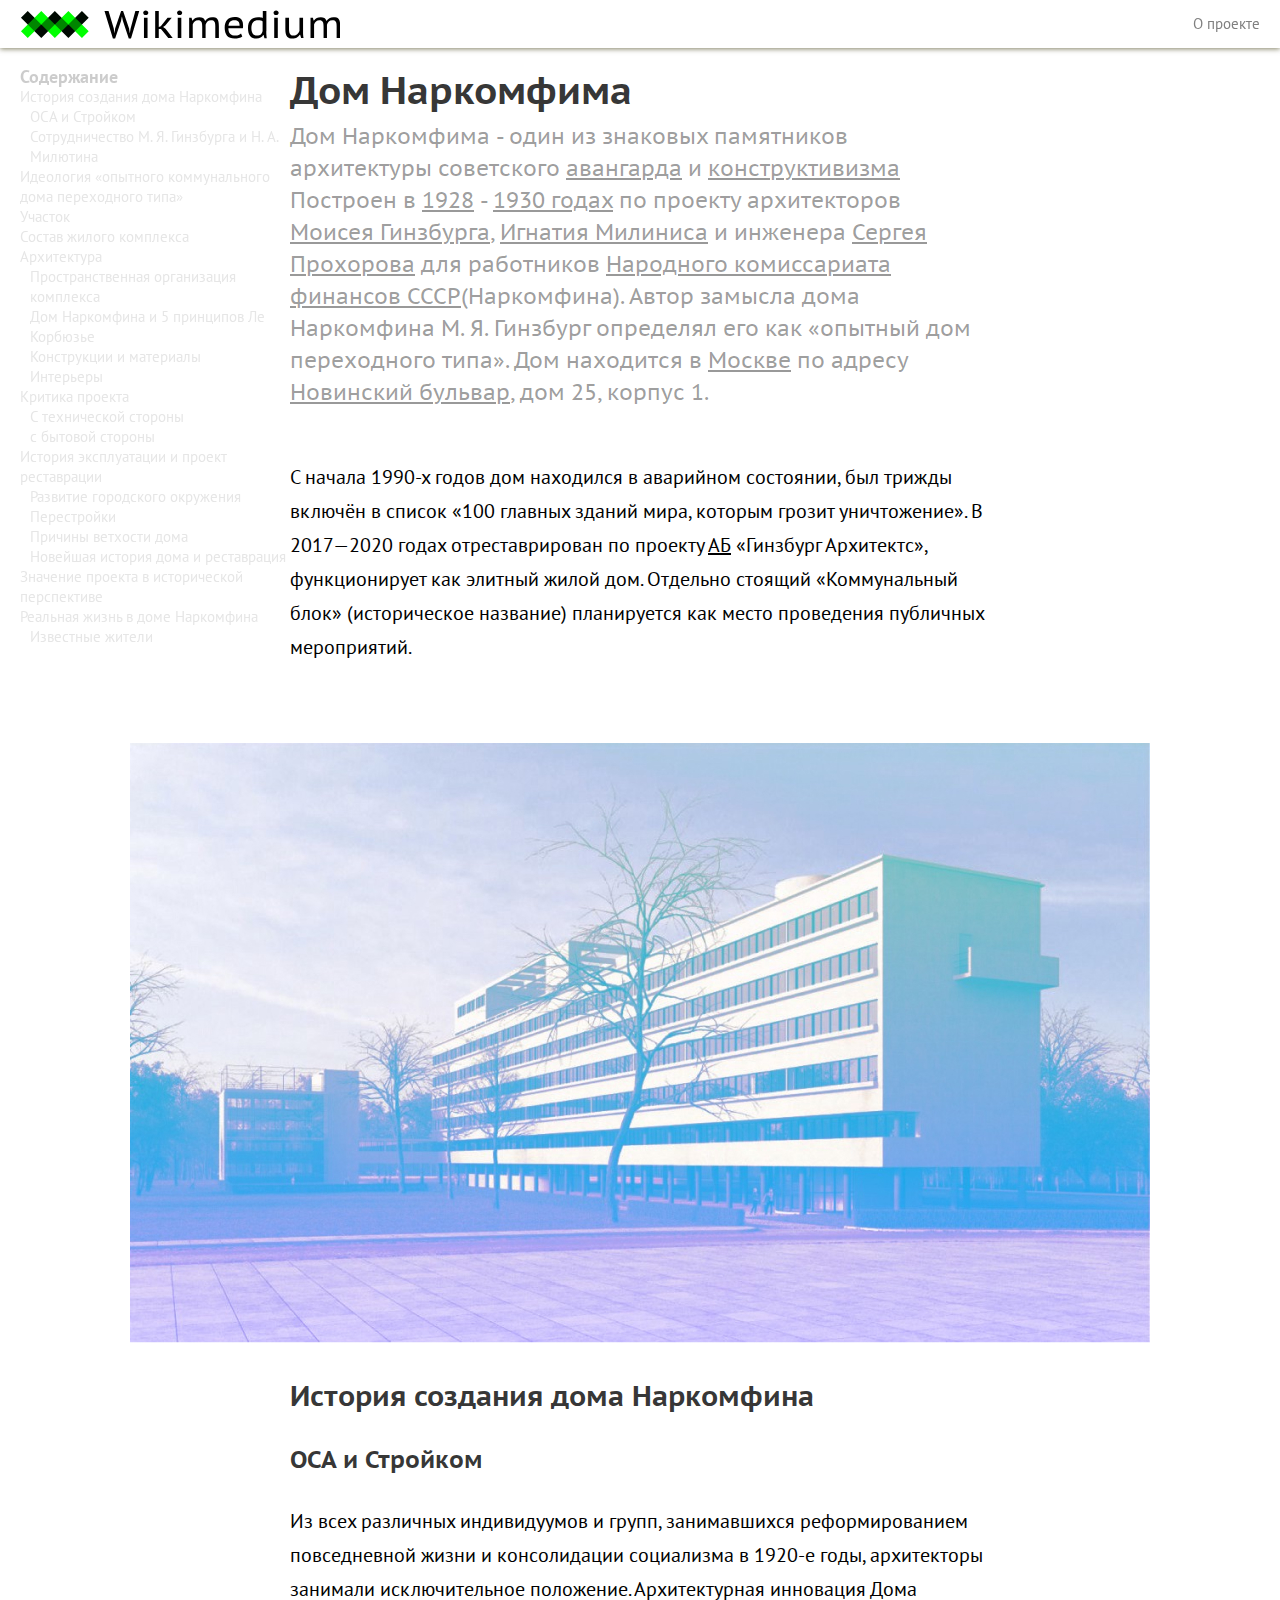
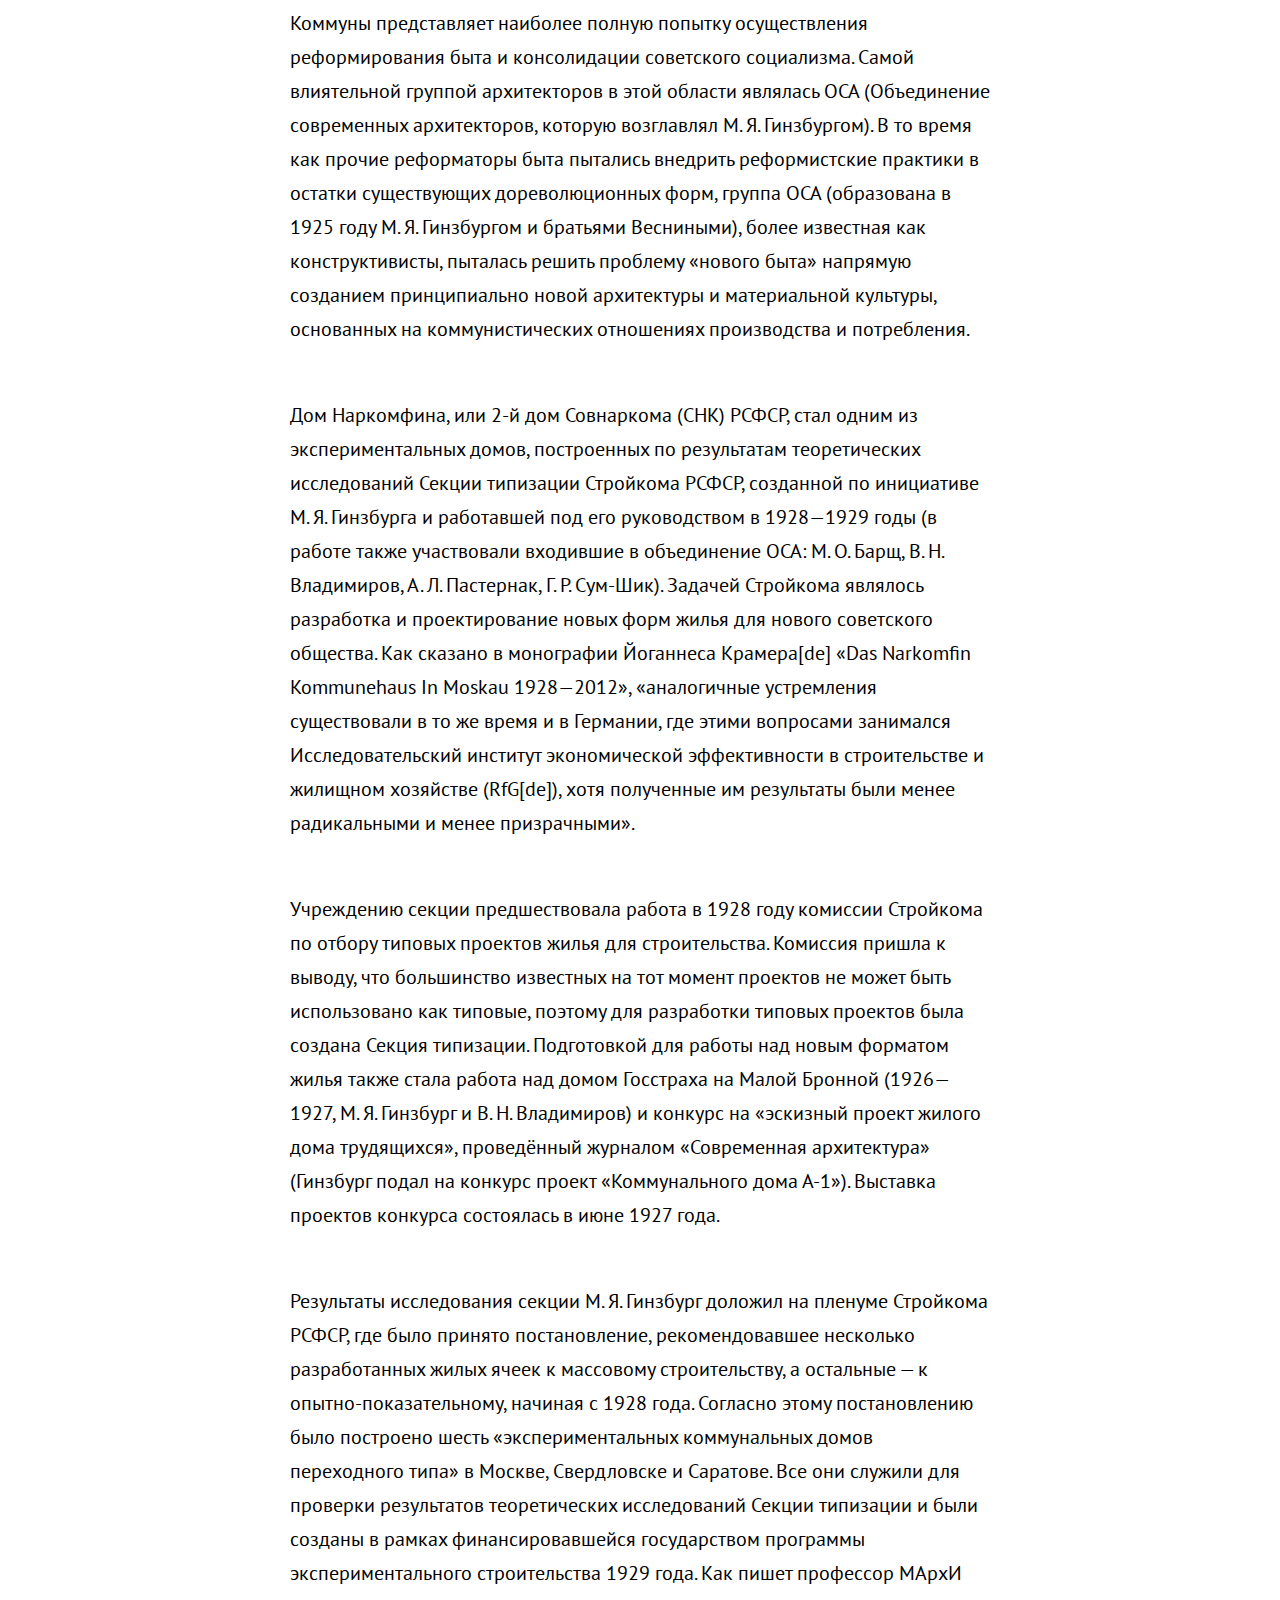
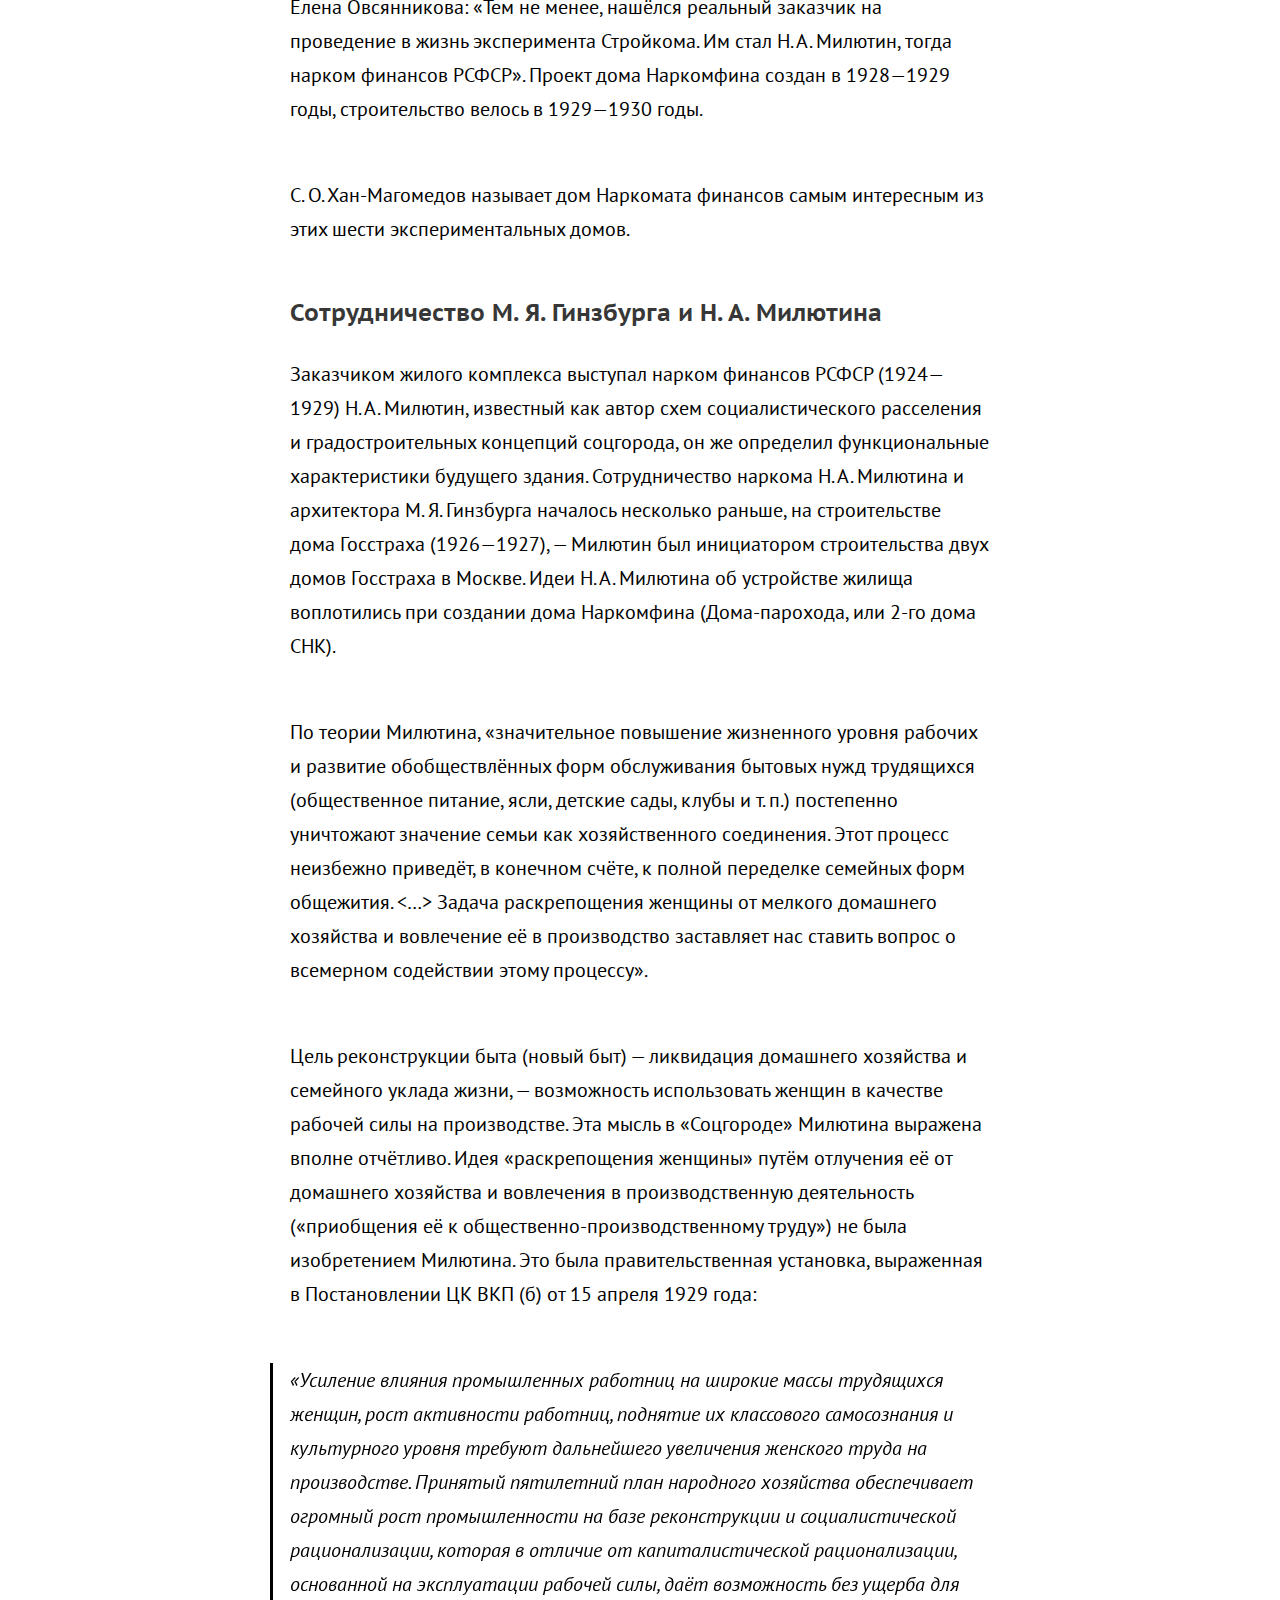
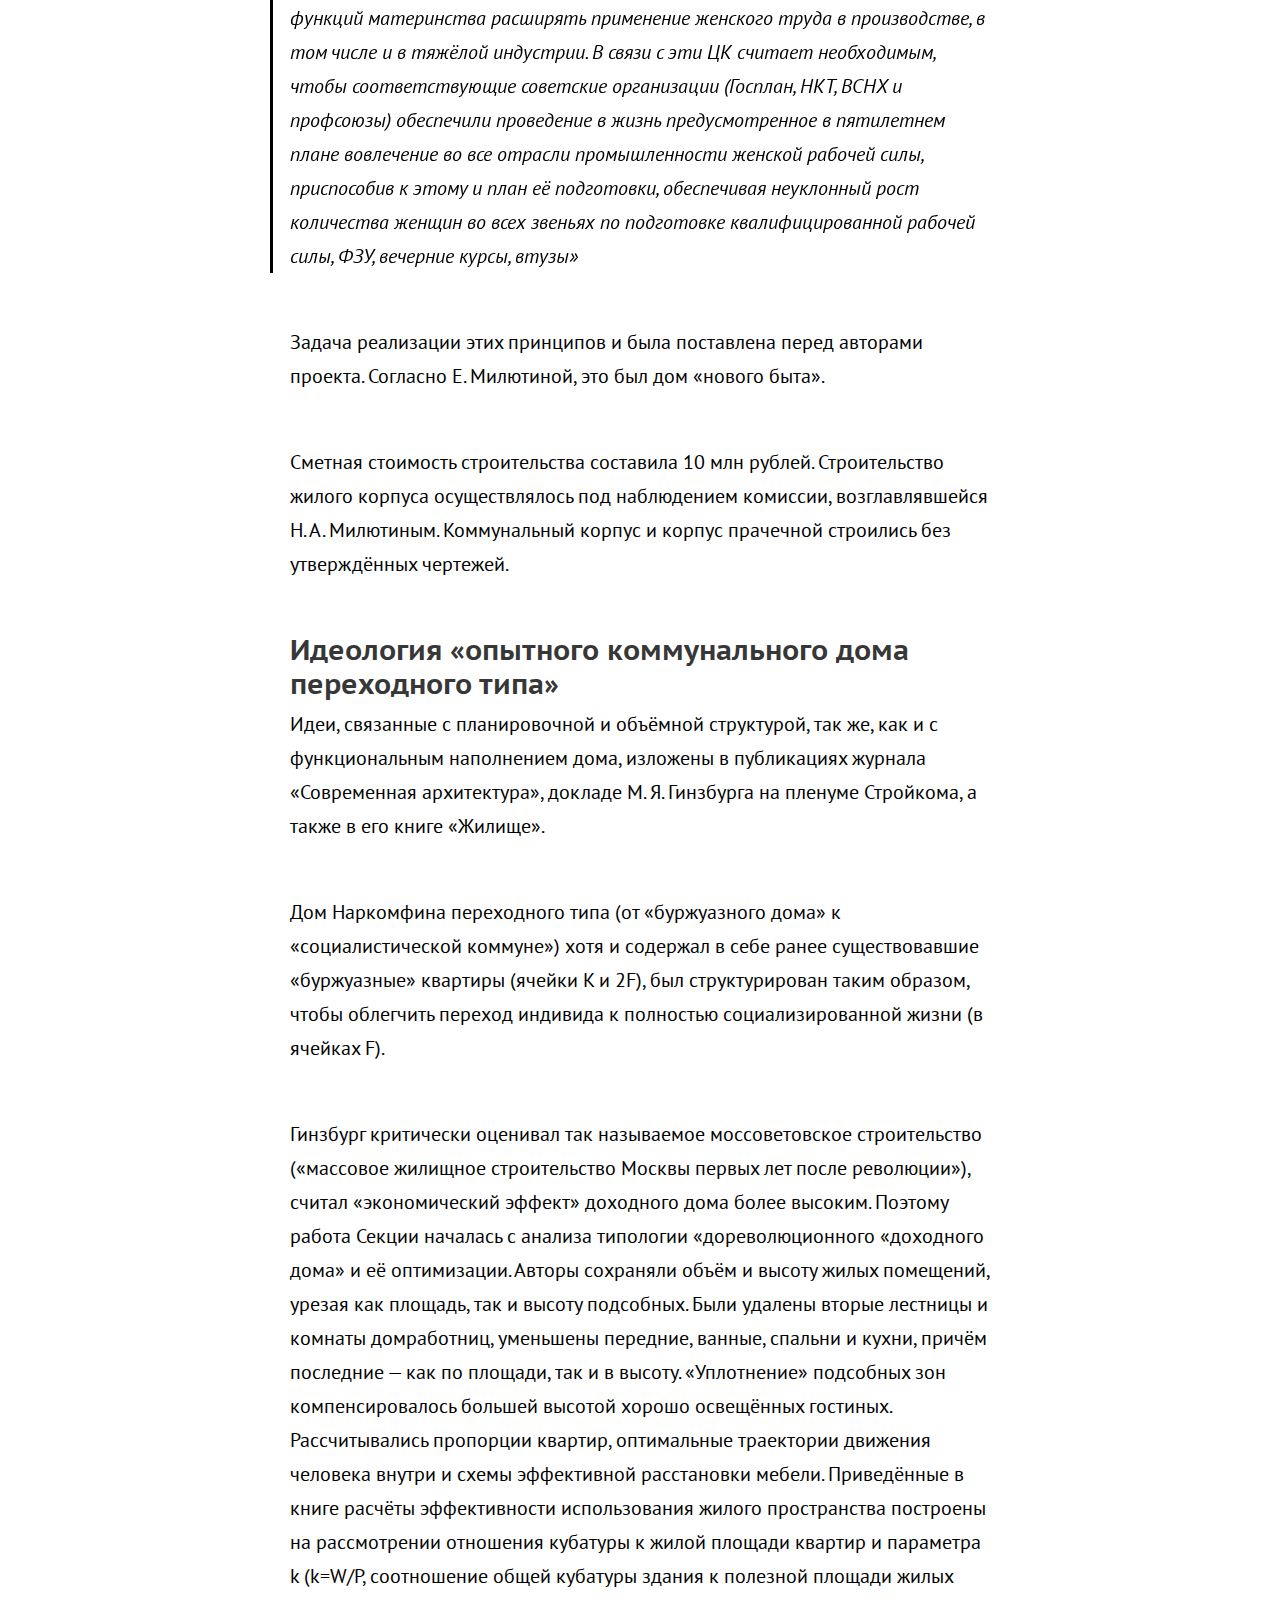
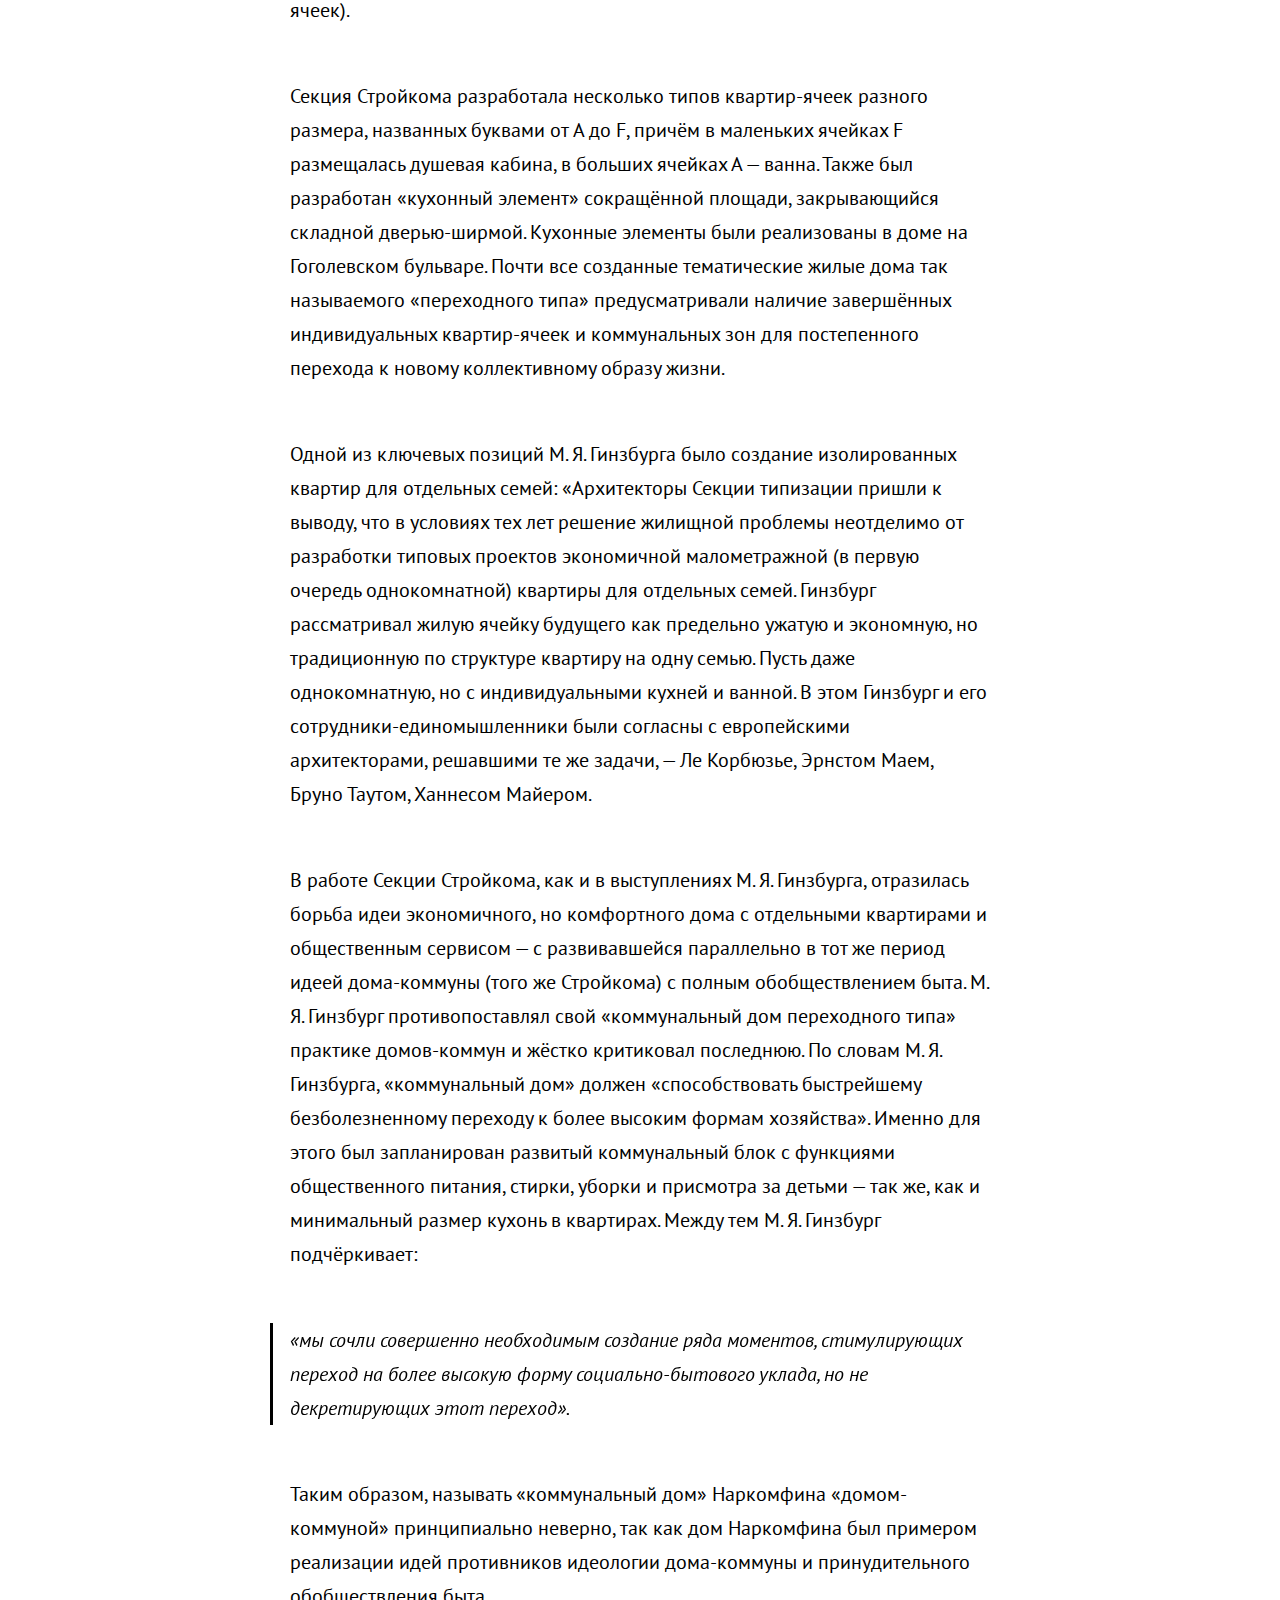
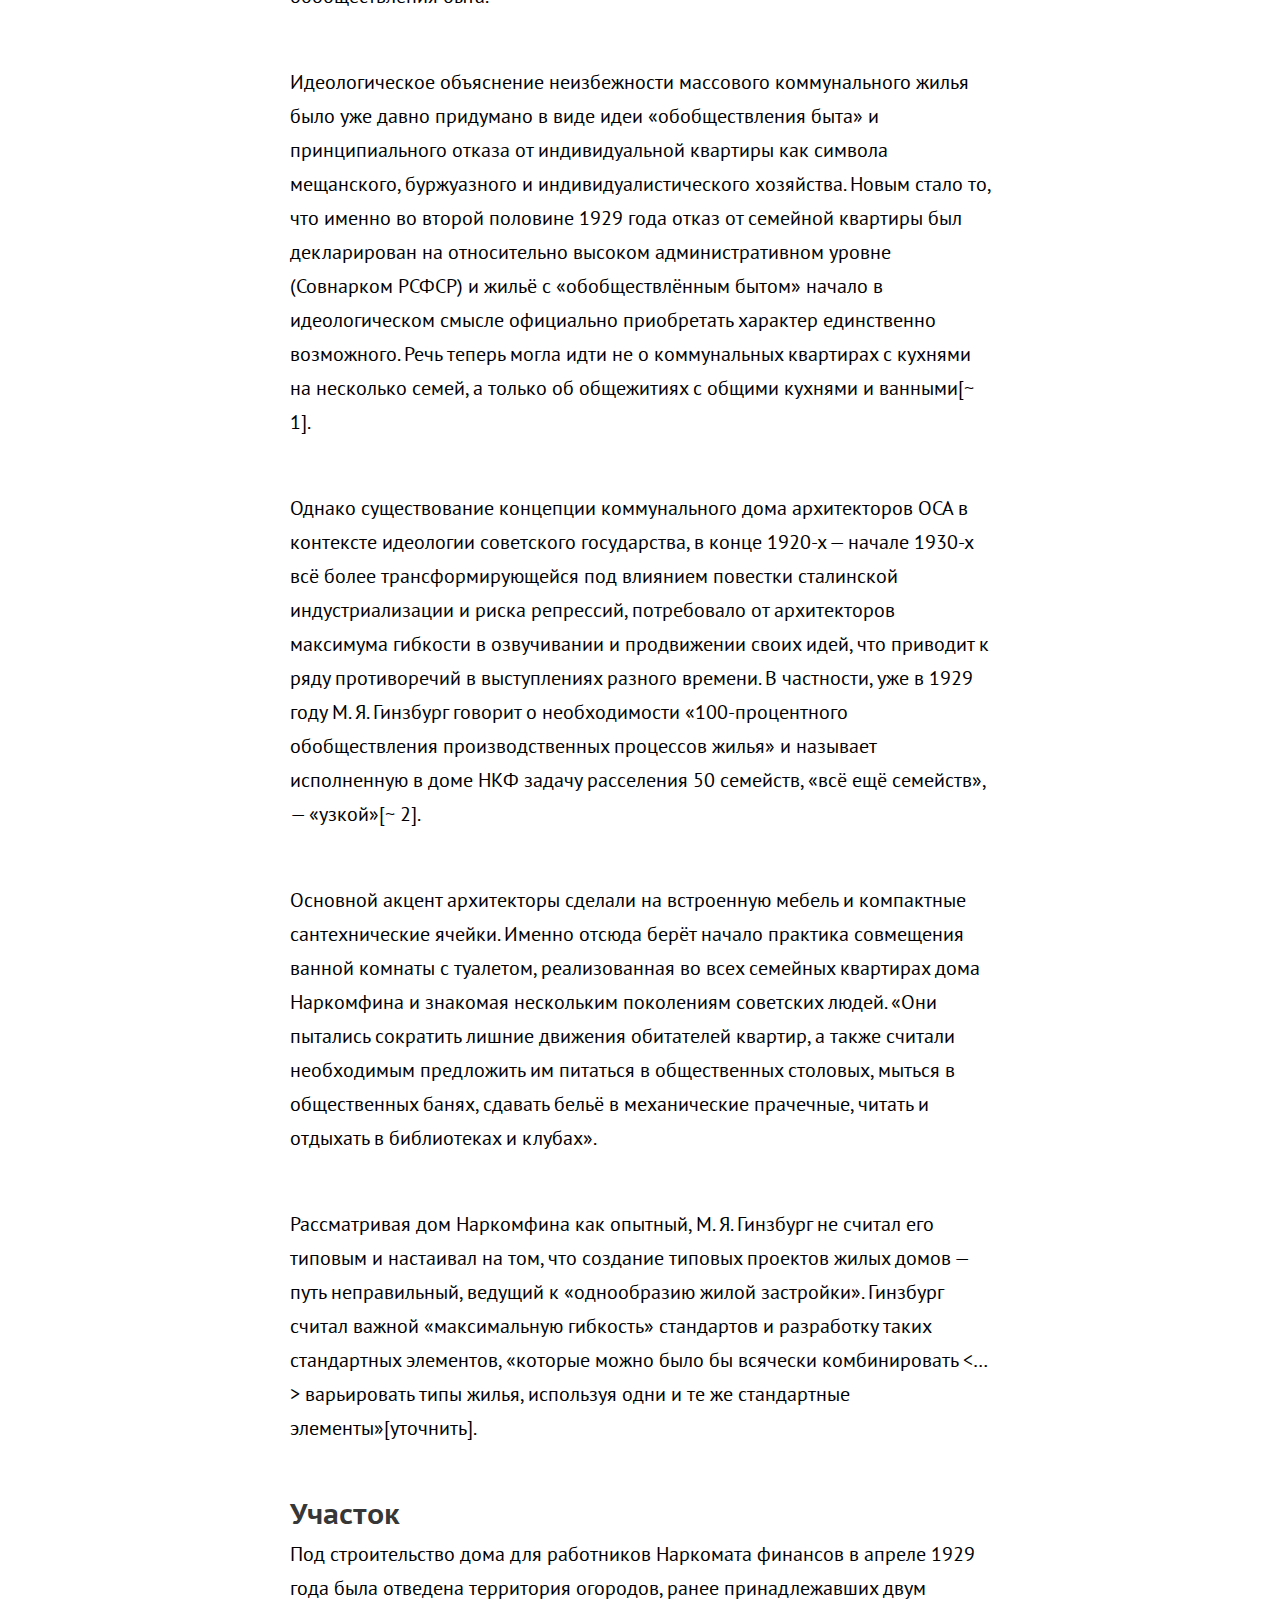
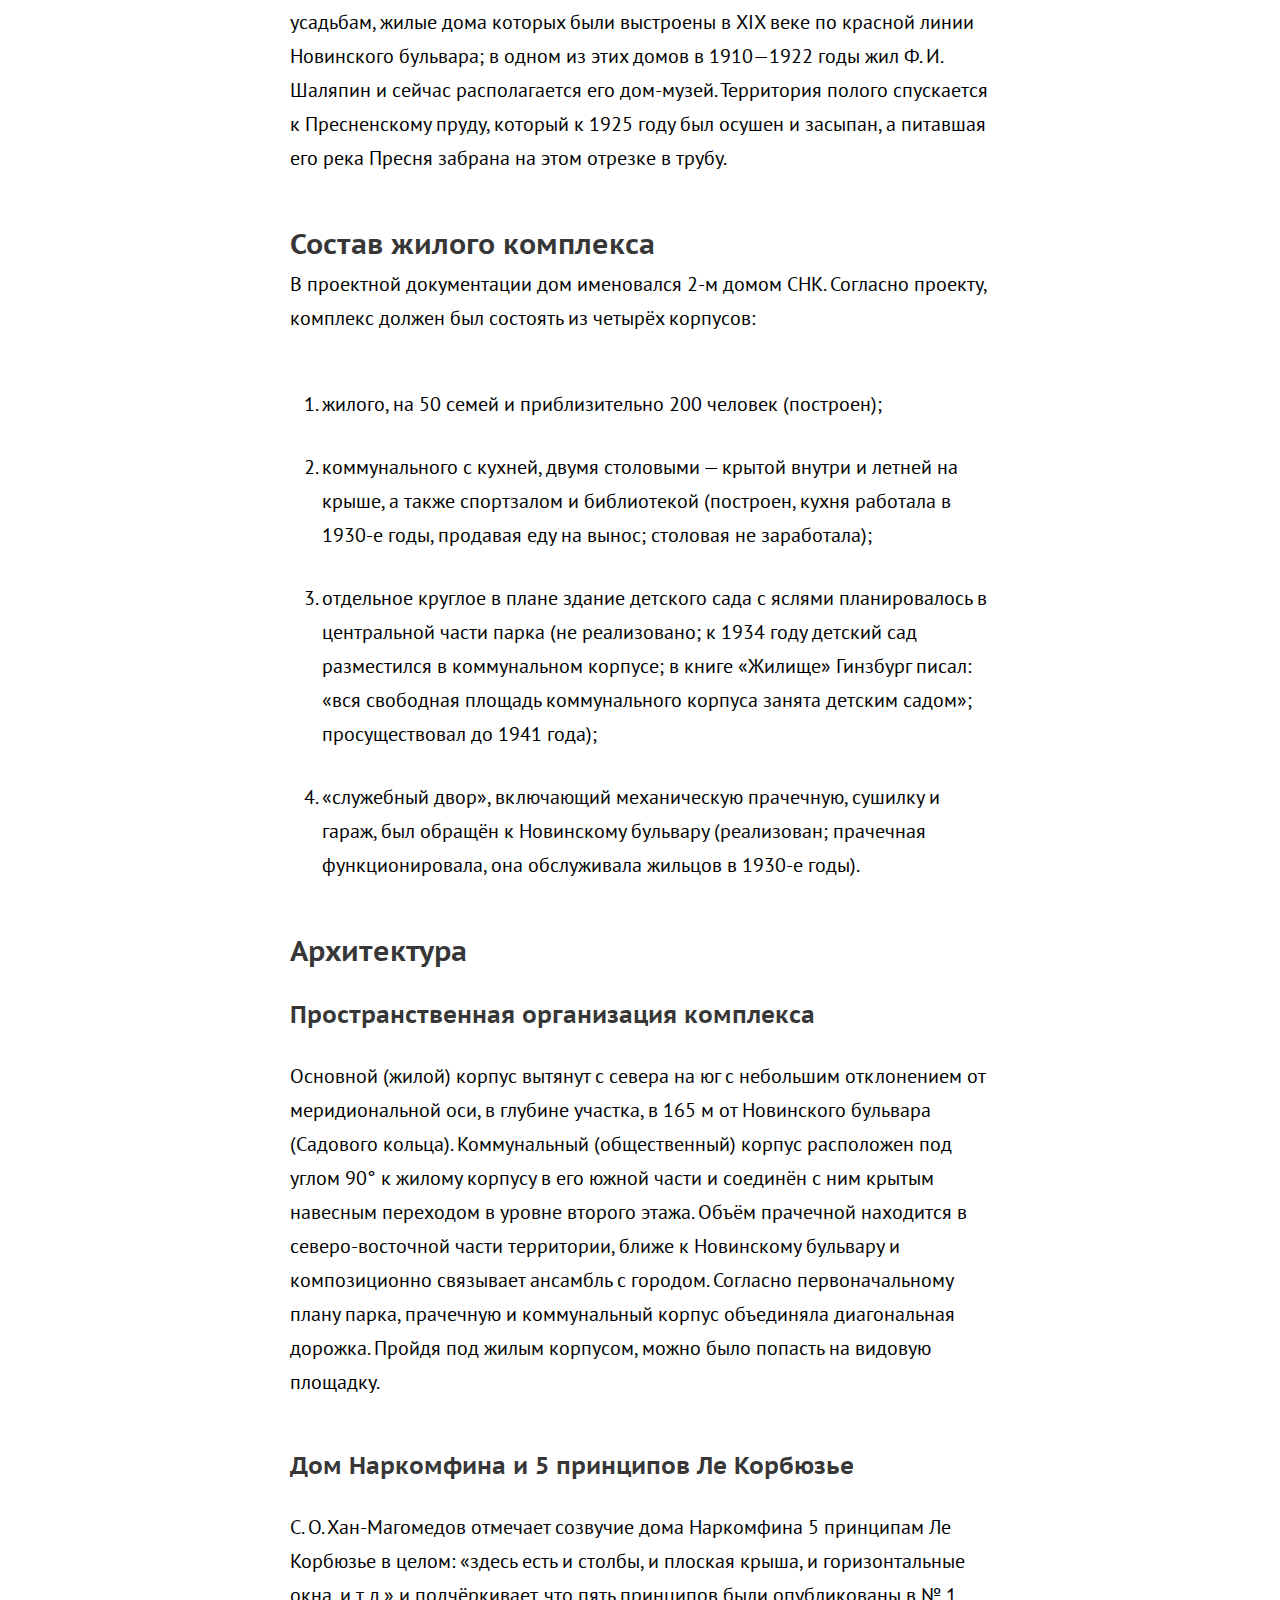
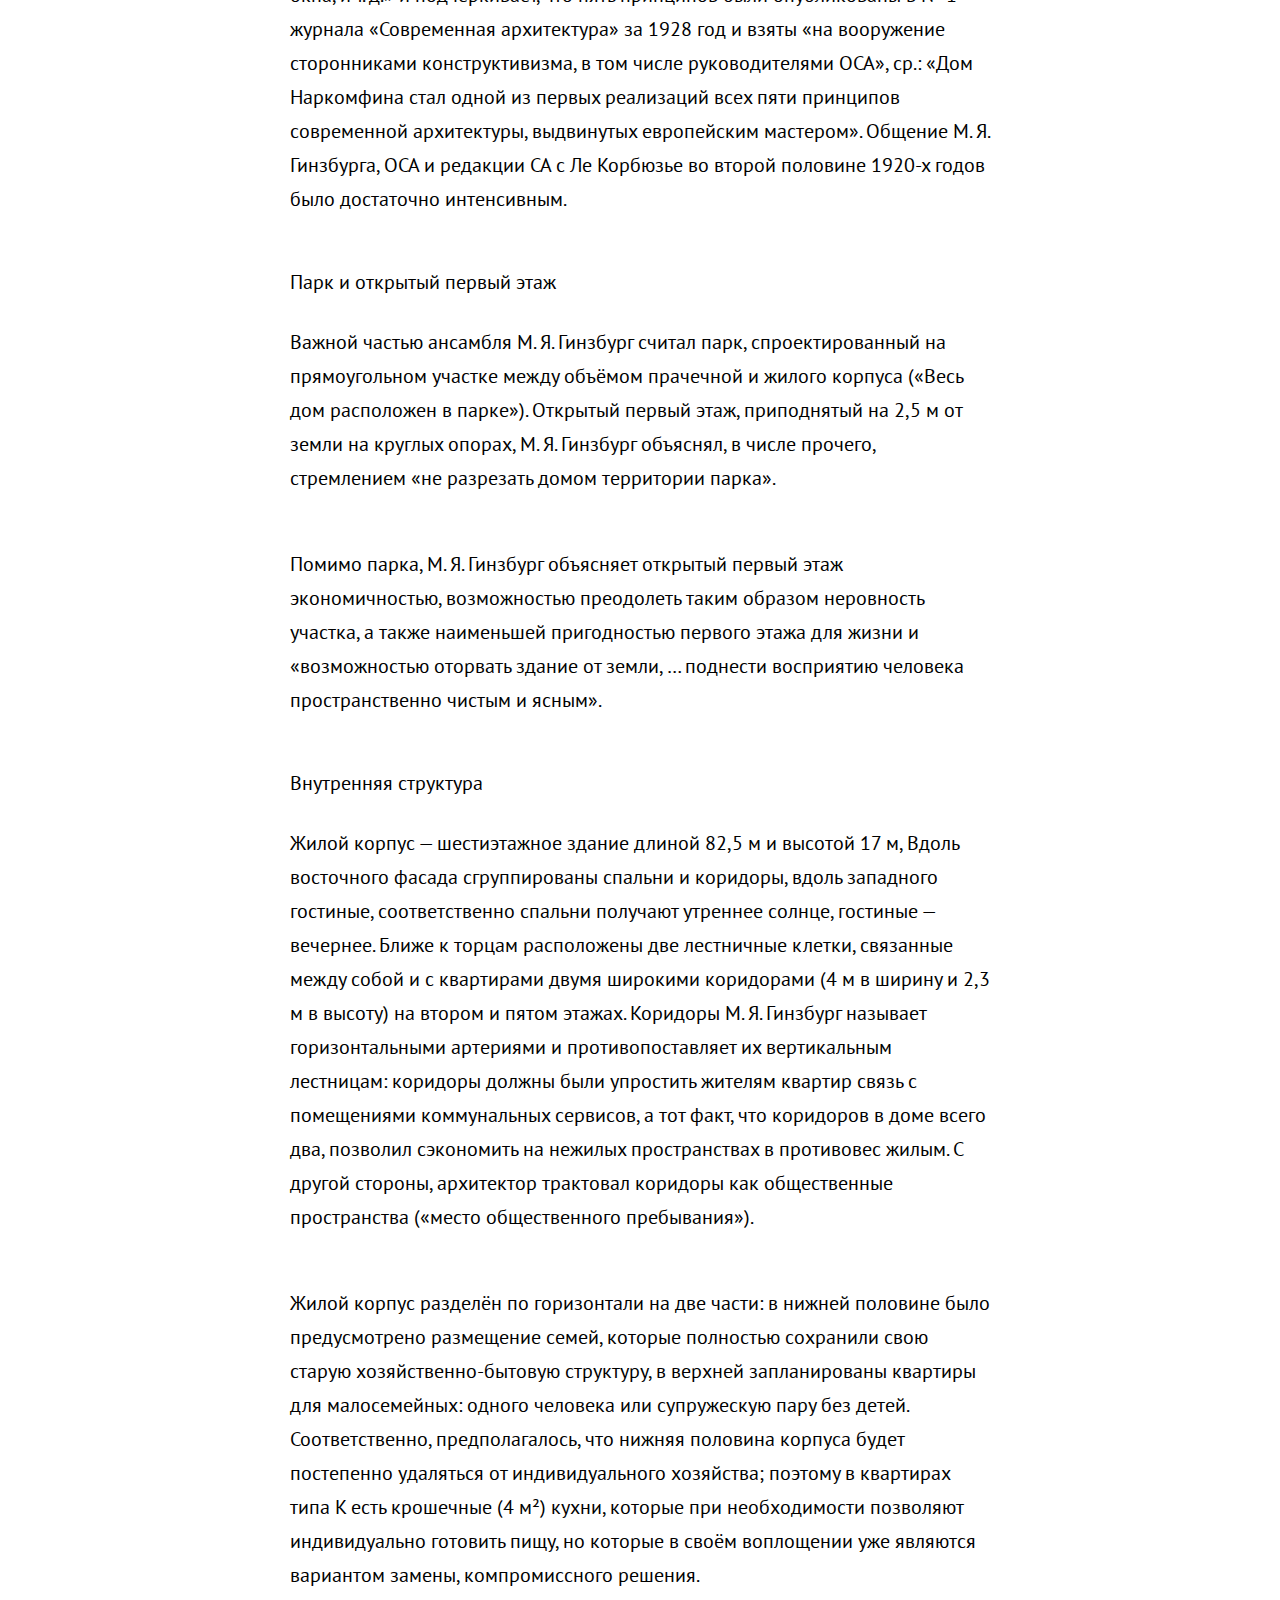
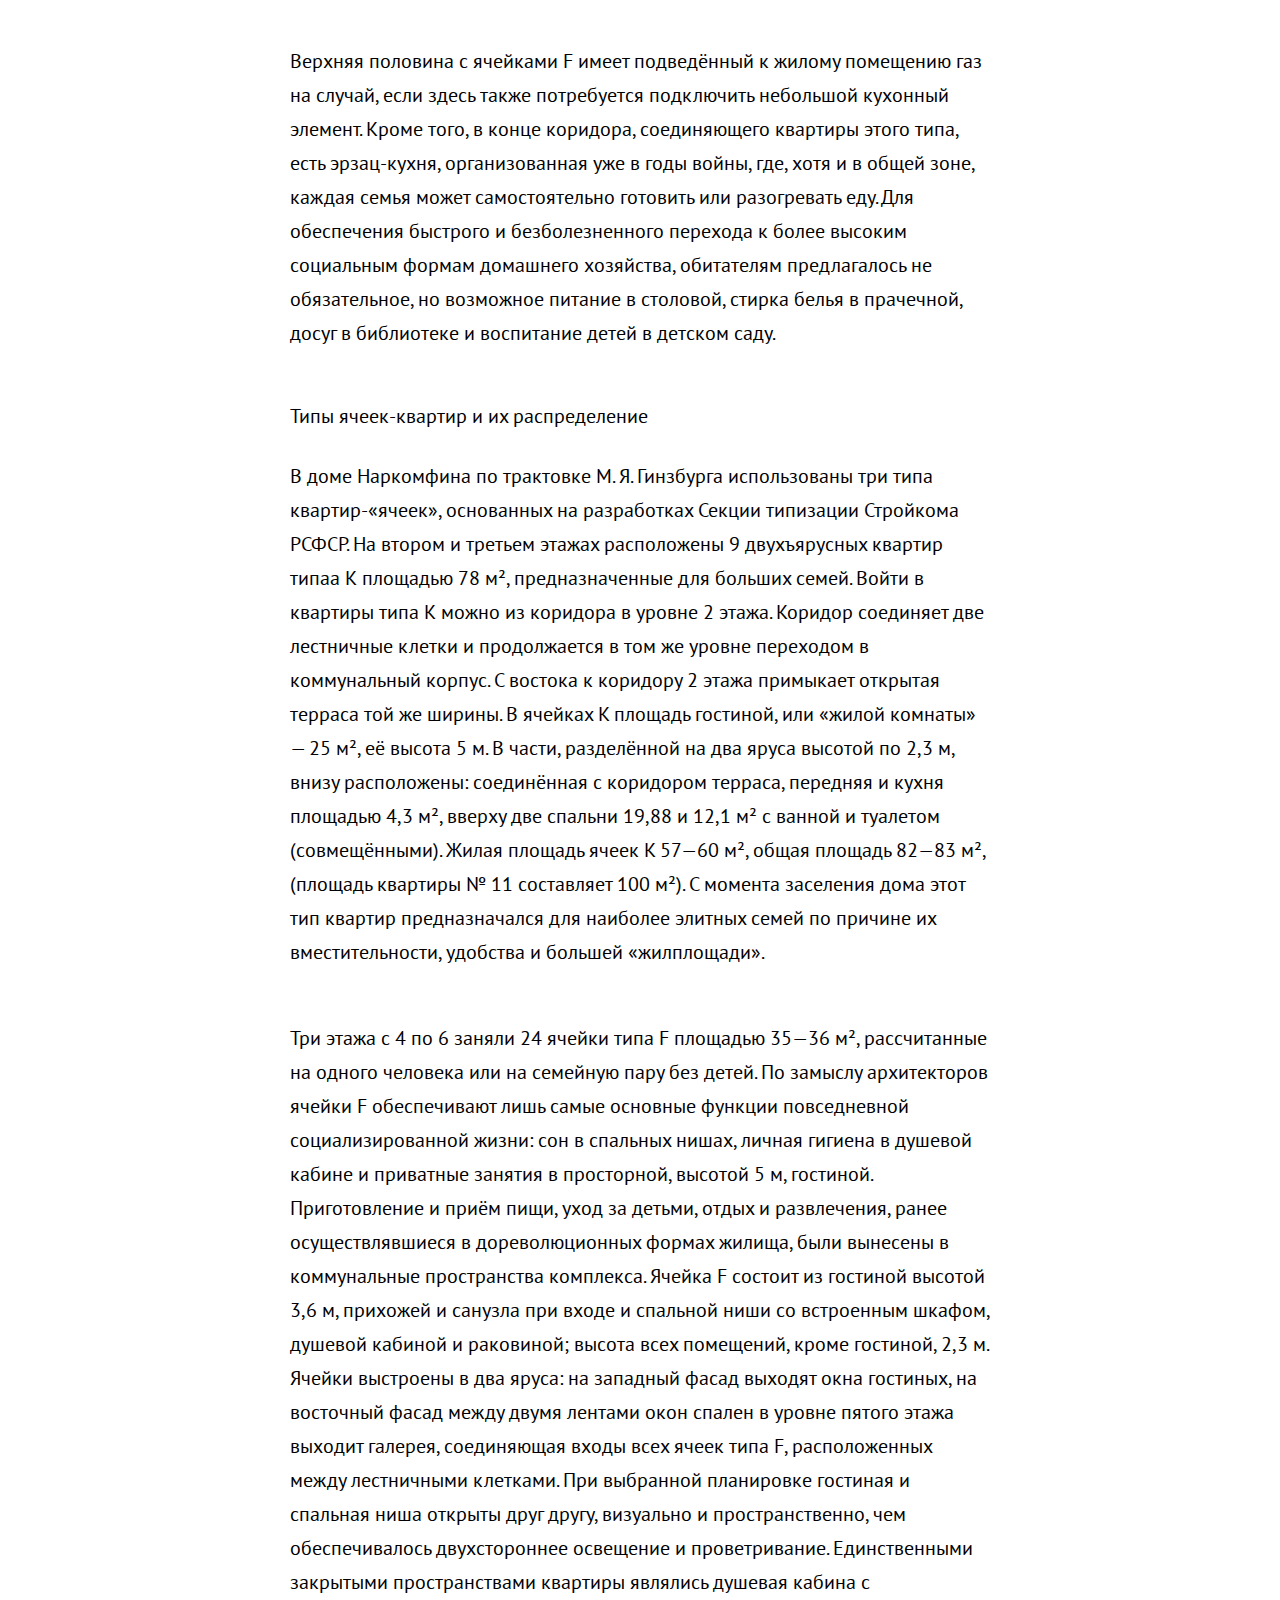
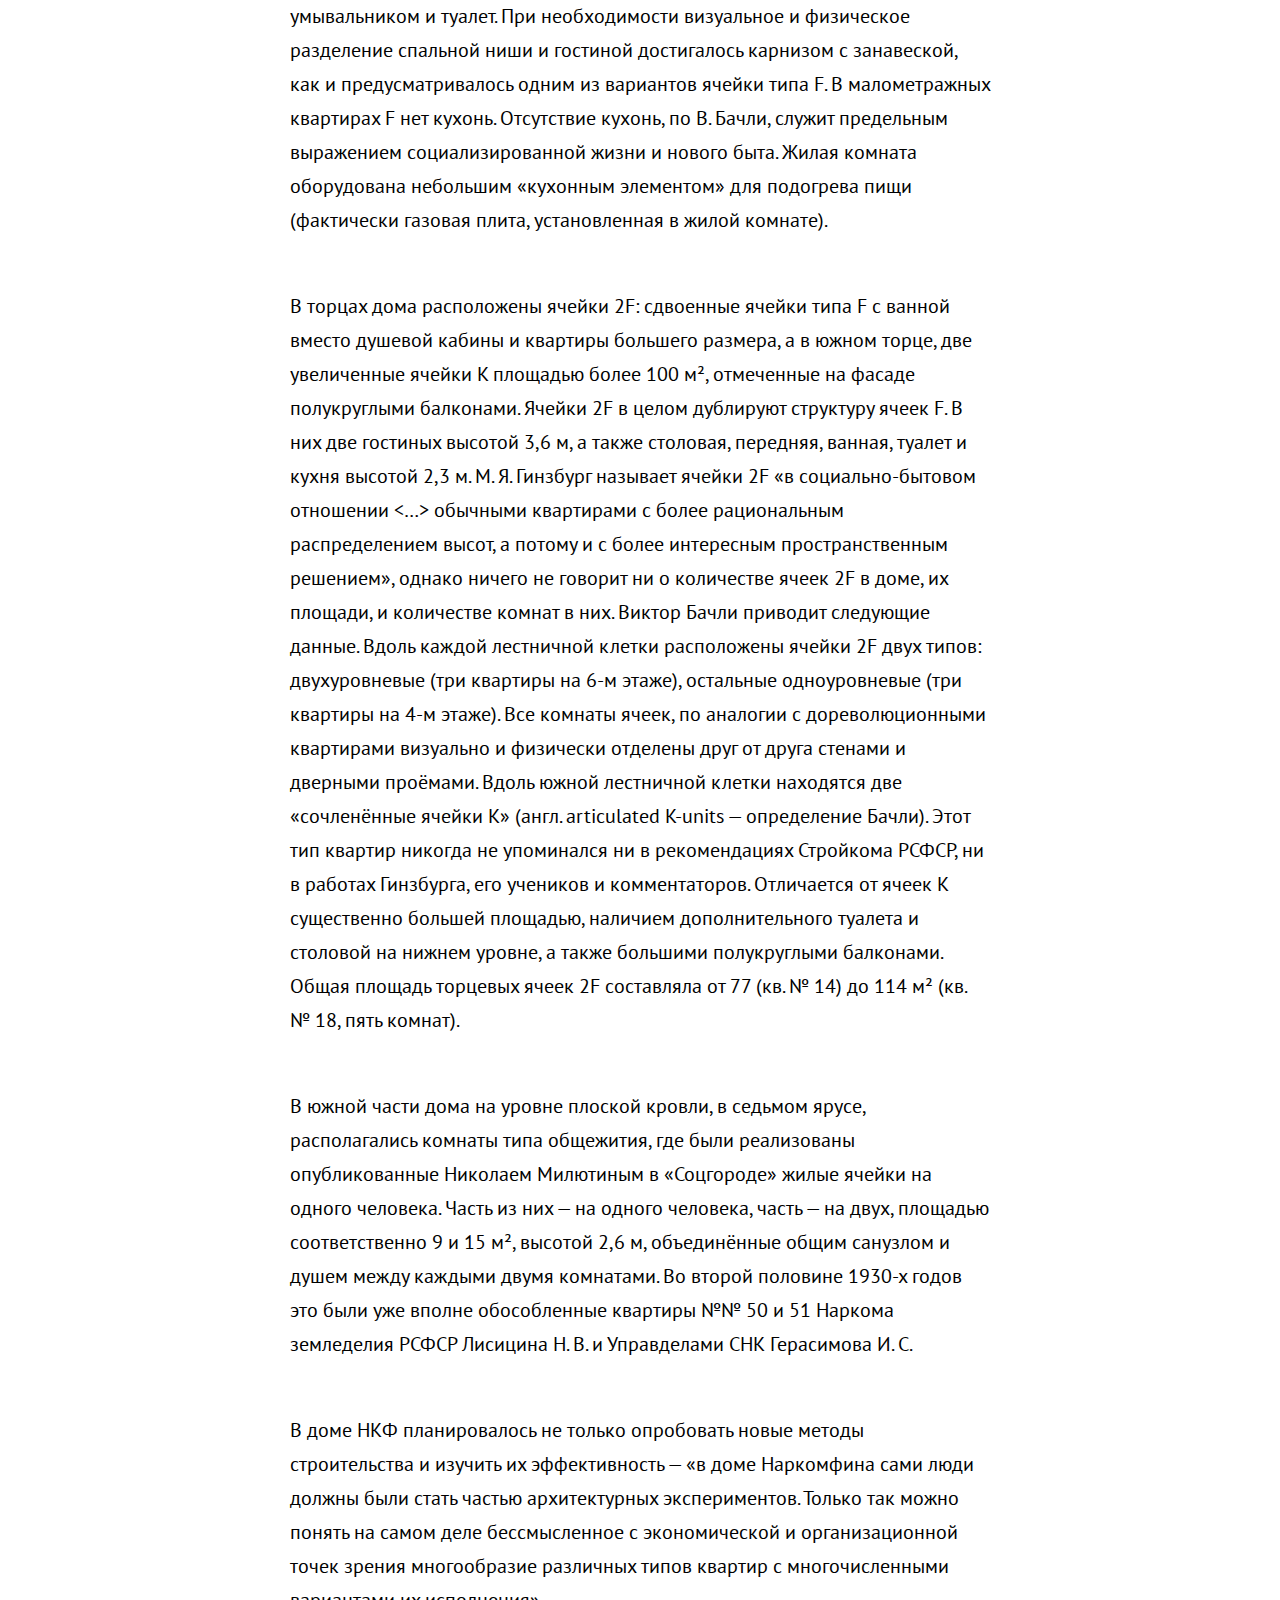
<file: index.html>
<!DOCTYPE html>
<html lang="ru">
  <head>
    <!-- базовые теги -->
    <meta charset="UTF-8" />
    <meta name="viewport" content="width=device-width, initial-scale=1.0" />
    <title>Дом Наркомфима</title>

    <!-- подключение стилей js-кода -->
    <link rel="stylesheet" href="stylesheets/style.css" />
    <script src="javascripts/jquery-3.7.1.js" charset="utf-8"></script>
    <script src="javascripts/sidebar.js" charset="utf-8"></script>

    <!-- мета-теги для ссылки в соцсетях -->
    <meta property="og:title" content="Дом Наркомфина"/>
    <meta property="og:description" content="Проект для изучение основ веб-вёрстки"/>
    <meta property="og:image" content="https://raw.githubusercontent.com/strhea-code/wikimedium/refs/heads/main/images/narkomfin.jpg"/>
    <meta property="og:type" content="website"/>
    <meta property="og:url" content= "https://strhea-code.github.io/wikimedium/"/>

    <!-- фавиконка -->
    <link rel="icon" type="image/x-icon" href="images/favicon.ico" />
    <link rel="icon" type="image/png" href="images/favicon.png" />
  </head>
  <body>
<nav class="menubar">
<a href="index.html">
  <div class="logo"></div>
</a>
<ul>
  <li><a href="about.html">О проекте</a></li>
</ul>
</nav>

    <nav class="sidebar">
      <h2>Содержание</h2>
      <ol>
        <li><a href="#s1">История создания дома Наркомфина</a></li>
        <ol>
          <li><a href="#s1n1">ОСА и Стройком</a></li>
          <li>
            <a href="#s1n2">Сотрудничество М. Я. Гинзбурга и Н. А. Милютина</a>
          </li>
        </ol>
        <li>
          <a href="#s2"
            >Идеология «опытного коммунального дома переходного типа»</a
          >
        </li>
        <li><a href="#s3">Участок</a></li>
        <li><a href="#s4">Состав жилого комплекса</a></li>
        <li><a href="#s5">Архитектура</a></li>
        <ol>
          <li><a href="#s5n1">Пространственная организация комплекса</a></li>
          <li><a href="#s5n2">Дом Наркомфина и 5 принципов Ле Корбюзье</a></li>
          <!-- <ol>
            <li><a href="">Парк и открытый первый этаж</a></li>
            <li><a href="">Внутренняя структура</a></li>
            <li><a href="">Типы ячеек-квартир и их распределение</a></li>
            <li><a href="">Архитектура коммунального корпуса</a></li>
            <li><a href="">Фасады</a></li>
          </ol> -->
          <li><a href="#s5n3">Конструкции и материалы</a></li>
          <!-- <ol>
            <li><a href="">Железобетонный каркас</a></li>
            <li><a href="">Блоки Прохорова</a></li>
            <li><a href="">Инженерные коммуникации</a></li>
            <li><a href="">Внешние стены</a></li>
            <li><a href="">Другие экспериментальные материалы</a></li>
            <li><a href="">Цветочницы</a></li>
          </ol> -->
          <li><a href="#s5n4">Интерьеры</a></li>
          <!-- <ol>
            <li><a href="">Освещение</a></li>
            <li><a href="">Сдвижные окна</a></li>
            <li><a href="">Цвет</a></li>
          </ol> -->
        </ol>
        <li><a href="#s6">Критика проекта</a></li>
        <ol>
          <li><a href="#s6n1">С технической стороны</a></li>
          <li><a href="#s6n2">с бытовой стороны</a></li>
        </ol>
        <li><a href="#s7">История эксплуатации и проект реставрации</a></li>
        <ol>
          <li><a href="#s7n1">Развитие городского окружения</a></li>
          <li><a href="#s7n2">Перестройки</a></li>
          <li><a href="#s7n3">Причины ветхости дома</a></li>
          <li><a href="#s7n4">Новейшая история дома и реставрация</a></li>
        </ol>
        <li><a href="#s8">Значение проекта в исторической перспективе</a></li>
        <li><a href="#s9">Реальная жизнь в доме Наркомфина</a></li>
        <ol>
          <li><a href="#s9n1">Известные жители</a></li>
        </ol>
        <!-- <li><a href="">См. также</a></li>
        <li><a href="">Примечания</a></li> -->
        <!-- <ol>
          <li><a href="">Сноски</a></li>
          <li><a href="">Источники</a></li>
        </ol>
        <li><a href="">Литература</a></li>
        <li><a href="">Ссылки</a></li>
      </ol> -->
    </nav>

    <article>
      <h1>Дом Наркомфима</h1>

      <p>
        <strong>Дом Наркомфима</strong> - один из знаковых памятников
        архитектуры советского
        <a
          href="https://ru.wikipedia.org/wiki/%D0%90%D0%B2%D0%B0%D0%BD%D0%B3%D0%B0%D1%80%D0%B4_(%D0%B8%D1%81%D0%BA%D1%83%D1%81%D1%81%D1%82%D0%B2%D0%BE)"
          >авангарда</a
        >
        и
        <a
          href="https://ru.wikipedia.org/wiki/%D0%9A%D0%BE%D0%BD%D1%81%D1%82%D1%80%D1%83%D0%BA%D1%82%D0%B8%D0%B2%D0%B8%D0%B7%D0%BC_(%D0%B8%D1%81%D0%BA%D1%83%D1%81%D1%81%D1%82%D0%B2%D0%BE)"
          >конструктивизма</a
        >
        Построен в
        <a href="https://ru.wikipedia.org/wiki/1928_%D0%B3%D0%BE%D0%B4">1928</a>
        -
        <a href="https://ru.wikipedia.org/wiki/1930_%D0%B3%D0%BE%D0%B4"
          >1930 годах</a
        >
        по проекту архитекторов
        <a
          href="https://ru.wikipedia.org/wiki/%D0%93%D0%B8%D0%BD%D0%B7%D0%B1%D1%83%D1%80%D0%B3,_%D0%9C%D0%BE%D0%B8%D1%81%D0%B5%D0%B9_%D0%AF%D0%BA%D0%BE%D0%B2%D0%BB%D0%B5%D0%B2%D0%B8%D1%87"
          >Моисея Гинзбурга</a
        >,
        <a
          href="https://ru.wikipedia.org/wiki/%D0%9C%D0%B8%D0%BB%D0%B8%D0%BD%D0%B8%D1%81,_%D0%98%D0%B3%D0%BD%D0%B0%D1%82%D0%B8%D0%B9_%D0%A4%D1%80%D0%B0%D0%BD%D1%86%D0%B5%D0%B2%D0%B8%D1%87"
          >Игнатия Милиниса</a
        >
        и инженера
        <a
          href="https://ru.wikipedia.org/wiki/%D0%A1%D0%B5%D1%80%D0%B3%D0%B5%D0%B9_%D0%9B%D1%8C%D0%B2%D0%BE%D0%B2%D0%B8%D1%87_%D0%9F%D1%80%D0%BE%D1%85%D0%BE%D1%80%D0%BE%D0%B2"
          >Сергея Прохорова</a
        >
        для работников
        <a
          href="https://ru.wikipedia.org/wiki/%D0%9D%D0%B0%D1%80%D0%BE%D0%B4%D0%BD%D1%8B%D0%B9_%D0%BA%D0%BE%D0%BC%D0%B8%D1%81%D1%81%D0%B0%D1%80%D0%B8%D0%B0%D1%82_%D1%84%D0%B8%D0%BD%D0%B0%D0%BD%D1%81%D0%BE%D0%B2_%D0%A1%D0%A1%D0%A1%D0%A0"
          >Народного комиссариата финансов СССР</a
        >(Наркомфина). Автор замысла дома Наркомфина М. Я. Гинзбург определял
        его как «опытный дом переходного типа». Дом находится в
        <a
          href="https://ru.wikipedia.org/wiki/%D0%9C%D0%BE%D1%81%D0%BA%D0%B2%D0%B0"
          >Москве</a
        >
        по адресу
        <a
          href="https://ru.wikipedia.org/wiki/%D0%9D%D0%BE%D0%B2%D0%B8%D0%BD%D1%81%D0%BA%D0%B8%D0%B9_%D0%B1%D1%83%D0%BB%D1%8C%D0%B2%D0%B0%D1%80"
          >Новинский бульвар</a
        >, дом 25, корпус 1.
      </p>
      <p>
        С начала 1990-х годов дом находился в аварийном состоянии, был трижды
        включён в список «100 главных зданий мира, которым грозит уничтожение».
        В 2017—2020 годах отреставрирован по проекту
        <a
          href="https://ru.wikipedia.org/wiki/%D0%90%D1%80%D1%85%D0%B8%D1%82%D0%B5%D0%BA%D1%82%D1%83%D1%80%D0%BD%D0%BE%D0%B5_%D0%B1%D1%8E%D1%80%D0%BE"
          >АБ</a
        >
        «Гинзбург Архитектс», функционирует как элитный жилой дом. Отдельно
        стоящий «Коммунальный блок» (историческое название) планируется как
        место проведения публичных мероприятий.
      </p>
      <img
        src="images/narkomfin.jpg" 
        alt="Дом Наркомфима"
      />
      <h3 id="s1">История создания дома Наркомфина</h3>

      <h4 id="s1n1">ОСА и Стройком</h4>
      <p>
        Из всех различных индивидуумов и групп, занимавшихся реформированием
        повседневной жизни и консолидации социализма в 1920-е годы, архитекторы
        занимали исключительное положение. Архитектурная инновация Дома Коммуны
        представляет наиболее полную попытку осуществления реформирования быта и
        консолидации советского социализма. Самой влиятельной группой
        архитекторов в этой области являлась ОСА (Объединение современных
        архитекторов, которую возглавлял М. Я. Гинзбургом). В то время как
        прочие реформаторы быта пытались внедрить реформистские практики в
        остатки существующих дореволюционных форм, группа ОСА (образована в 1925
        году М. Я. Гинзбургом и братьями Весниными), более известная как
        конструктивисты, пыталась решить проблему «нового быта» напрямую
        созданием принципиально новой архитектуры и материальной культуры,
        основанных на коммунистических отношениях производства и потребления.
      </p>
      <p>
        Дом Наркомфина, или 2-й дом Совнаркома (СНК) РСФСР, стал одним из
        экспериментальных домов, построенных по результатам теоретических
        исследований Секции типизации Стройкома РСФСР, созданной по инициативе
        М. Я. Гинзбурга и работавшей под его руководством в 1928—1929 годы (в
        работе также участвовали входившие в объединение ОСА: М. О. Барщ, В. Н.
        Владимиров, А. Л. Пастернак, Г. Р. Сум-Шик). Задачей Стройкома являлось
        разработка и проектирование новых форм жилья для нового советского
        общества. Как сказано в монографии Йоганнеса Крамера[de] «Das Narkomfin
        Kommunehaus In Moskau 1928—2012»,
        <em
          >«аналогичные устремления существовали в то же время и в Германии, где
          этими вопросами занимался Исследовательский институт экономической
          эффективности в строительстве и жилищном хозяйстве (RfG[de]), хотя
          полученные им результаты были менее радикальными и менее призрачными».
        </em>
      </p>
      <p>
        Учреждению секции предшествовала работа в 1928 году комиссии Стройкома
        по отбору типовых проектов жилья для строительства. Комиссия пришла к
        выводу, что большинство известных на тот момент проектов не может быть
        использовано как типовые, поэтому для разработки типовых проектов была
        создана Секция типизации. Подготовкой для работы над новым форматом
        жилья также стала работа над домом Госстраха на Малой Бронной
        (1926—1927, М. Я. Гинзбург и В. Н. Владимиров) и конкурс на «эскизный
        проект жилого дома трудящихся», проведённый журналом «Современная
        архитектура» (Гинзбург подал на конкурс проект «Коммунального дома
        А-1»). Выставка проектов конкурса состоялась в июне 1927 года.
      </p>
      <p>
        Результаты исследования секции М. Я. Гинзбург доложил на пленуме
        Стройкома РСФСР, где было принято постановление, рекомендовавшее
        несколько разработанных жилых ячеек к массовому строительству, а
        остальные — к опытно-показательному, начиная с 1928 года. Согласно этому
        постановлению было построено шесть «экспериментальных коммунальных домов
        переходного типа» в Москве, Свердловске и Саратове. Все они служили для
        проверки результатов теоретических исследований Секции типизации и были
        созданы в рамках финансировавшейся государством программы
        экспериментального строительства 1929 года. Как пишет профессор МАрхИ
        Елена Овсянникова: «Тем не менее, нашёлся реальный заказчик на
        проведение в жизнь эксперимента Стройкома. Им стал Н. А. Милютин, тогда
        нарком финансов РСФСР». Проект дома Наркомфина создан в 1928—1929 годы,
        строительство велось в 1929—1930 годы.
      </p>
      <p>
        С. О. Хан-Магомедов называет дом Наркомата финансов самым интересным из
        этих шести экспериментальных домов.
      </p>
      <h4 id="s1n2">Сотрудничество М. Я. Гинзбурга и Н. А. Милютина</h4>
      <p>
        Заказчиком жилого комплекса выступал нарком финансов РСФСР (1924—1929)
        Н. А. Милютин, известный как автор схем социалистического расселения и
        градостроительных концепций соцгорода, он же определил функциональные
        характеристики будущего здания. Сотрудничество наркома Н. А. Милютина и
        архитектора М. Я. Гинзбурга началось несколько раньше, на строительстве
        дома Госстраха (1926—1927), — Милютин был инициатором строительства двух
        домов Госстраха в Москве. Идеи Н. А. Милютина об устройстве жилища
        воплотились при создании дома Наркомфина (Дома-парохода, или 2-го дома
        СНК).
      </p>
      <p>
        По теории Милютина,
        <em>
          «значительное повышение жизненного уровня рабочих и развитие
          обобществлённых форм обслуживания бытовых нужд трудящихся
          (общественное питание, ясли, детские сады, клубы и т. п.) постепенно
          уничтожают значение семьи как хозяйственного соединения. Этот процесс
          неизбежно приведёт, в конечном счёте, к полной переделке семейных форм
          общежития. <…> Задача раскрепощения женщины от мелкого домашнего
          хозяйства и вовлечение её в производство заставляет нас ставить вопрос
          о всемерном содействии этому процессу».
        </em>
      </p>
      <p>
        Цель реконструкции быта (<em>новый быт</em>) — ликвидация домашнего
        хозяйства и семейного уклада жизни, — возможность использовать женщин в
        качестве рабочей силы на производстве. Эта мысль в «Соцгороде» Милютина
        выражена вполне отчётливо. Идея «раскрепощения женщины» путём отлучения
        её от домашнего хозяйства и вовлечения в производственную деятельность
        («приобщения её к общественно-производственному труду») не была
        изобретением Милютина. Это была правительственная установка, выраженная
        в Постановлении ЦК ВКП (б) от 15 апреля 1929 года:
      </p>
      <blockquote>
        «Усиление влияния промышленных работниц на широкие массы трудящихся
        женщин, рост активности работниц, поднятие их классового самосознания и
        культурного уровня требуют дальнейшего увеличения женского труда на
        производстве. Принятый пятилетний план народного хозяйства обеспечивает
        огромный рост промышленности на базе реконструкции и социалистической
        рационализации, которая в отличие от капиталистической рационализации,
        основанной на эксплуатации рабочей силы, даёт возможность без ущерба для
        функций материнства расширять применение женского труда в производстве,
        в том числе и в тяжёлой индустрии. В связи с эти ЦК считает необходимым,
        чтобы соответствующие советские организации (Госплан, НКТ, ВСНХ и
        профсоюзы) обеспечили проведение в жизнь предусмотренное в пятилетнем
        плане вовлечение во все отрасли промышленности женской рабочей силы,
        приспособив к этому и план её подготовки, обеспечивая неуклонный рост
        количества женщин во всех звеньях по подготовке квалифицированной
        рабочей силы, ФЗУ, вечерние курсы, втузы»
      </blockquote>
      <p>
        Задача реализации этих принципов и была поставлена перед авторами
        проекта. Согласно Е. Милютиной, это был дом «нового быта».
      </p>
      <p>
        Сметная стоимость строительства составила 10 млн рублей. Строительство
        жилого корпуса осуществлялось под наблюдением комиссии, возглавлявшейся
        Н. А. Милютиным. Коммунальный корпус и корпус прачечной строились без
        утверждённых чертежей.
      </p>
      <h3 id="s2">Идеология «опытного коммунального дома переходного типа»</h3>

      <p>
        Идеи, связанные с планировочной и объёмной структурой, так же, как и с
        функциональным наполнением дома, изложены в публикациях журнала
        «Современная архитектура», докладе М. Я. Гинзбурга на пленуме Стройкома,
        а также в его книге «Жилище».
      </p>
      <p>
        Дом Наркомфина переходного типа (от «буржуазного дома» к
        «социалистической коммуне») хотя и содержал в себе ранее существовавшие
        «буржуазные» квартиры (ячейки K и 2F), был структурирован таким образом,
        чтобы облегчить переход индивида к полностью социализированной жизни (в
        ячейках F).
      </p>
      <p>
        Гинзбург критически оценивал так называемое моссоветовское строительство
        («массовое жилищное строительство Москвы первых лет после революции»),
        считал «экономический эффект» доходного дома более высоким. Поэтому
        работа Секции началась с анализа типологии «дореволюционного «доходного
        дома» и её оптимизации. Авторы сохраняли объём и высоту жилых помещений,
        урезая как площадь, так и высоту подсобных. Были удалены вторые лестницы
        и комнаты домработниц, уменьшены передние, ванные, спальни и кухни,
        причём последние — как по площади, так и в высоту. «Уплотнение»
        подсобных зон компенсировалось большей высотой хорошо освещённых
        гостиных. Рассчитывались пропорции квартир, оптимальные траектории
        движения человека внутри и схемы эффективной расстановки мебели.
        Приведённые в книге расчёты эффективности использования жилого
        пространства построены на рассмотрении отношения кубатуры к жилой
        площади квартир и параметра k (k=W/P, соотношение общей кубатуры здания
        к полезной площади жилых ячеек).
      </p>
      <p>
        Секция Стройкома разработала несколько типов квартир-ячеек разного
        размера, названных буквами от A до F, причём в маленьких ячейках F
        размещалась душевая кабина, в больших ячейках А — ванна. Также был
        разработан «кухонный элемент» сокращённой площади, закрывающийся
        складной дверью-ширмой. Кухонные элементы были реализованы в доме на
        Гоголевском бульваре. Почти все созданные тематические жилые дома так
        называемого «переходного типа» предусматривали наличие завершённых
        индивидуальных квартир-ячеек и коммунальных зон для постепенного
        перехода к новому коллективному образу жизни.
      </p>
      <p>
        Одной из ключевых позиций М. Я. Гинзбурга было создание изолированных
        квартир для отдельных семей: «Архитекторы Секции типизации пришли к
        выводу, что в условиях тех лет решение жилищной проблемы неотделимо от
        разработки типовых проектов экономичной малометражной (в первую очередь
        однокомнатной) квартиры для отдельных семей. Гинзбург рассматривал жилую
        ячейку будущего как предельно ужатую и экономную, но традиционную по
        структуре квартиру на одну семью. Пусть даже однокомнатную, но с
        индивидуальными кухней и ванной. В этом Гинзбург и его
        сотрудники-единомышленники были согласны с европейскими архитекторами,
        решавшими те же задачи, — Ле Корбюзье, Эрнстом Маем, Бруно Таутом,
        Ханнесом Майером.
      </p>
      <p>
        В работе Секции Стройкома, как и в выступлениях М. Я. Гинзбурга,
        отразилась борьба идеи экономичного, но комфортного дома с отдельными
        квартирами и общественным сервисом — с развивавшейся параллельно в тот
        же период идеей дома-коммуны (того же Стройкома) с полным
        обобществлением быта. М. Я. Гинзбург противопоставлял свой «коммунальный
        дом переходного типа» практике домов-коммун и жёстко критиковал
        последнюю. По словам М. Я. Гинзбурга, «коммунальный дом» должен
        <em
          >«способствовать быстрейшему безболезненному переходу к более высоким
          формам хозяйства»</em
        >. Именно для этого был запланирован развитый коммунальный блок с
        функциями общественного питания, стирки, уборки и присмотра за детьми —
        так же, как и минимальный размер кухонь в квартирах. Между тем М. Я.
        Гинзбург подчёркивает:
      </p>
      <blockquote>
        <em
          >«мы сочли совершенно необходимым создание ряда моментов,
          стимулирующих переход на более высокую форму социально-бытового
          уклада, но не декретирующих этот переход».</em
        >
      </blockquote>
      <p>
        Таким образом, называть «коммунальный дом» Наркомфина «домом-коммуной»
        принципиально неверно, так как дом Наркомфина был примером реализации
        идей противников идеологии дома-коммуны и принудительного обобществления
        быта.
      </p>
      <p>
        Идеологическое объяснение неизбежности массового коммунального жилья
        было уже давно придумано в виде идеи «обобществления быта» и
        принципиального отказа от индивидуальной квартиры как символа
        мещанского, буржуазного и индивидуалистического хозяйства. Новым стало
        то, что именно во второй половине 1929 года отказ от семейной квартиры
        был декларирован на относительно высоком административном уровне
        (Совнарком РСФСР) и жильё с «обобществлённым бытом» начало в
        идеологическом смысле официально приобретать характер единственно
        возможного. Речь теперь могла идти не о коммунальных квартирах с кухнями
        на несколько семей, а только об общежитиях с общими кухнями и ванными[~
        1].
      </p>
      <p>
        Однако существование концепции коммунального дома архитекторов ОСА в
        контексте идеологии советского государства, в конце 1920-х — начале
        1930-х всё более трансформирующейся под влиянием повестки сталинской
        индустриализации и риска репрессий, потребовало от архитекторов
        максимума гибкости в озвучивании и продвижении своих идей, что приводит
        к ряду противоречий в выступлениях разного времени. В частности, уже в
        1929 году М. Я. Гинзбург говорит о необходимости «100-процентного
        обобществления производственных процессов жилья» и называет исполненную
        в доме НКФ задачу расселения 50 семейств, <em>«всё ещё семейств»</em>, —
        «узкой»[~ 2].
      </p>
      <p>
        Основной акцент архитекторы сделали на встроенную мебель и компактные
        сантехнические ячейки. Именно отсюда берёт начало практика совмещения
        ванной комнаты с туалетом, реализованная во всех семейных квартирах дома
        Наркомфина и знакомая нескольким поколениям советских людей.
        <em>
          «Они пытались сократить лишние движения обитателей квартир, а также
          считали необходимым предложить им питаться в общественных столовых,
          мыться в общественных банях, сдавать бельё в механические прачечные,
          читать и отдыхать в библиотеках и клубах».
        </em>
      </p>
      <p>
        Рассматривая дом Наркомфина как опытный, М. Я. Гинзбург не считал его
        типовым и настаивал на том, что создание типовых проектов жилых домов —
        путь неправильный, ведущий к «однообразию жилой застройки». Гинзбург
        считал важной «максимальную гибкость» стандартов и разработку таких
        стандартных элементов, «которые можно было бы всячески комбинировать <…>
        варьировать типы жилья, используя одни и те же стандартные
        элементы»[уточнить].
      </p>
      <h3 id="s3">Участок</h3>

      <p>
        Под строительство дома для работников Наркомата финансов в апреле 1929
        года была отведена территория огородов, ранее принадлежавших двум
        усадьбам, жилые дома которых были выстроены в XIX веке по красной линии
        Новинского бульвара; в одном из этих домов в 1910—1922 годы жил Ф. И.
        Шаляпин и сейчас располагается его дом-музей. Территория полого
        спускается к Пресненскому пруду, который к 1925 году был осушен и
        засыпан, а питавшая его река Пресня забрана на этом отрезке в трубу.
      </p>
      <h3 id="s4">Состав жилого комплекса</h3>

      <p>
        В проектной документации дом именовался 2-м домом СНК. Согласно проекту,
        комплекс должен был состоять из четырёх корпусов:
      </p>
      <ol>
        <li>жилого, на 50 семей и приблизительно 200 человек (построен);</li>
        <li>
          коммунального с кухней, двумя столовыми — крытой внутри и летней на
          крыше, а также спортзалом и библиотекой (построен, кухня работала в
          1930-е годы, продавая еду на вынос; столовая не заработала);
        </li>
        <li>
          отдельное круглое в плане здание детского сада с яслями планировалось
          в центральной части парка (не реализовано; к 1934 году детский сад
          разместился в коммунальном корпусе; в книге «Жилище» Гинзбург писал:
          «вся свободная площадь коммунального корпуса занята детским садом»;
          просуществовал до 1941 года);
        </li>
        <li>
          «служебный двор», включающий механическую прачечную, сушилку и гараж,
          был обращён к Новинскому бульвару (реализован; прачечная
          функционировала, она обслуживала жильцов в 1930-е годы).
        </li>
      </ol>
      <h3 id="s5">Архитектура</h3>

      <h4 id="s5n1">Пространственная организация комплекса</h4>
      <p>
        Основной (жилой) корпус вытянут с севера на юг с небольшим отклонением
        от меридиональной оси, в глубине участка, в 165 м от Новинского бульвара
        (Садового кольца). Коммунальный (общественный) корпус расположен под
        углом 90° к жилому корпусу в его южной части и соединён с ним крытым
        навесным переходом в уровне второго этажа. Объём прачечной находится в
        северо-восточной части территории, ближе к Новинскому бульвару и
        композиционно связывает ансамбль с городом. Согласно первоначальному
        плану парка, прачечную и коммунальный корпус объединяла диагональная
        дорожка. Пройдя под жилым корпусом, можно было попасть на видовую
        площадку.
      </p>
      <h4 id="s5n2">Дом Наркомфина и 5 принципов Ле Корбюзье</h4>
      <p>
        С. О. Хан-Магомедов отмечает созвучие дома Наркомфина 5 принципам Ле
        Корбюзье в целом: «здесь есть и столбы, и плоская крыша, и
        горизонтальные окна, и т. д.» и подчёркивает, что пять принципов были
        опубликованы в № 1 журнала «Современная архитектура» за 1928 год и взяты
        «на вооружение сторонниками конструктивизма, в том числе руководителями
        ОСА», ср.: «Дом Наркомфина стал одной из первых реализаций всех пяти
        принципов современной архитектуры, выдвинутых европейским мастером».
        Общение М. Я. Гинзбурга, ОСА и редакции СА с Ле Корбюзье во второй
        половине 1920-х годов было достаточно интенсивным.
      </p>
      <h5>Парк и открытый первый этаж</h5>
      <p>
        Важной частью ансамбля М. Я. Гинзбург считал парк, спроектированный на
        прямоугольном участке между объёмом прачечной и жилого корпуса («Весь
        дом расположен в парке»). Открытый первый этаж, приподнятый на 2,5 м от
        земли на круглых опорах, М. Я. Гинзбург объяснял, в числе прочего,
        стремлением «не разрезать домом территории парка».
      </p>
      <p>
        Помимо парка, М. Я. Гинзбург объясняет открытый первый этаж
        экономичностью, возможностью преодолеть таким образом неровность
        участка, а также наименьшей пригодностью первого этажа для жизни и
        «возможностью оторвать здание от земли, … поднести восприятию человека
        пространственно чистым и ясным».
      </p>
      <h5>Внутренняя структура</h5>
      <p>
        Жилой корпус — шестиэтажное здание длиной 82,5 м и высотой 17 м, Вдоль
        восточного фасада сгруппированы спальни и коридоры, вдоль западного
        гостиные, соответственно спальни получают утреннее солнце, гостиные —
        вечернее. Ближе к торцам расположены две лестничные клетки, связанные
        между собой и с квартирами двумя широкими коридорами (4 м в ширину и 2,3
        м в высоту) на втором и пятом этажах. Коридоры М. Я. Гинзбург называет
        горизонтальными артериями и противопоставляет их вертикальным лестницам:
        коридоры должны были упростить жителям квартир связь с помещениями
        коммунальных сервисов, а тот факт, что коридоров в доме всего два,
        позволил сэкономить на нежилых пространствах в противовес жилым. С
        другой стороны, архитектор трактовал коридоры как общественные
        пространства («место общественного пребывания»).
      </p>
      <p>
        Жилой корпус разделён по горизонтали на две части: в нижней половине
        было предусмотрено размещение семей, которые полностью сохранили свою
        старую хозяйственно-бытовую структуру, в верхней запланированы квартиры
        для малосемейных: одного человека или супружескую пару без детей.
        Соответственно, предполагалось, что нижняя половина корпуса будет
        постепенно удаляться от индивидуального хозяйства; поэтому в квартирах
        типа K есть крошечные (4 м²) кухни, которые при необходимости позволяют
        индивидуально готовить пищу, но которые в своём воплощении уже являются
        вариантом замены, компромиссного решения.
      </p>
      <p>
        Верхняя половина с ячейками F имеет подведённый к жилому помещению газ
        на случай, если здесь также потребуется подключить небольшой кухонный
        элемент. Кроме того, в конце коридора, соединяющего квартиры этого типа,
        есть эрзац-кухня, организованная уже в годы войны, где, хотя и в общей
        зоне, каждая семья может самостоятельно готовить или разогревать еду.
        Для обеспечения быстрого и безболезненного перехода к более высоким
        социальным формам домашнего хозяйства, обитателям предлагалось не
        обязательное, но возможное питание в столовой, стирка белья в прачечной,
        досуг в библиотеке и воспитание детей в детском саду.
      </p>
      <h5>Типы ячеек-квартир и их распределение</h5>
      <p>
        В доме Наркомфина по трактовке М. Я. Гинзбурга использованы три типа
        квартир-«ячеек», основанных на разработках Секции типизации Стройкома
        РСФСР. На втором и третьем этажах расположены 9 двухъярусных квартир
        <strong>типаа К</strong> площадью 78 м², предназначенные для больших
        семей. Войти в квартиры типа К можно из коридора в уровне 2 этажа.
        Коридор соединяет две лестничные клетки и продолжается в том же уровне
        переходом в коммунальный корпус. С востока к коридору 2 этажа примыкает
        открытая терраса той же ширины. В <strong>ячейках K</strong> площадь
        гостиной, или «жилой комнаты» — 25 м², её высота 5 м. В части,
        разделённой на два яруса высотой по 2,3 м, внизу расположены:
        соединённая с коридором терраса, передняя и кухня площадью 4,3 м²,
        вверху две спальни 19,88 и 12,1 м² с ванной и туалетом (совмещёнными).
        Жилая площадь ячеек K 57—60 м², общая площадь 82—83 м², (площадь
        квартиры № 11 составляет 100 м²). С момента заселения дома этот тип
        квартир предназначался для наиболее элитных семей по причине их
        вместительности, удобства и большей «жилплощади».
      </p>
      <p>
        Три этажа с 4 по 6 заняли 24 ячейки <strong>типа F</strong> площадью
        35—36 м², рассчитанные на одного человека или на семейную пару без
        детей. По замыслу архитекторов ячейки F обеспечивают лишь самые основные
        функции повседневной социализированной жизни: сон в спальных нишах,
        личная гигиена в душевой кабине и приватные занятия в просторной,
        высотой 5 м, гостиной. Приготовление и приём пищи, уход за детьми, отдых
        и развлечения, ранее осуществлявшиеся в дореволюционных формах жилища,
        были вынесены в коммунальные пространства комплекса. Ячейка F состоит из
        гостиной высотой 3,6 м, прихожей и санузла при входе и спальной ниши со
        встроенным шкафом, душевой кабиной и раковиной; высота всех помещений,
        кроме гостиной, 2,3 м. Ячейки выстроены в два яруса: на западный фасад
        выходят окна гостиных, на восточный фасад между двумя лентами окон
        спален в уровне пятого этажа выходит галерея, соединяющая входы всех
        ячеек типа F, расположенных между лестничными клетками. При выбранной
        планировке гостиная и спальная ниша открыты друг другу, визуально и
        пространственно, чем обеспечивалось двухстороннее освещение и
        проветривание. Единственными закрытыми пространствами квартиры являлись
        душевая кабина с умывальником и туалет. При необходимости визуальное и
        физическое разделение спальной ниши и гостиной достигалось карнизом с
        занавеской, как и предусматривалось одним из вариантов ячейки
        <strong>типа F</strong>. В малометражных квартирах F нет кухонь.
        Отсутствие кухонь, по В. Бачли, служит предельным выражением
        социализированной жизни и нового быта. Жилая комната оборудована
        небольшим «кухонным элементом» для подогрева пищи (фактически газовая
        плита, установленная в жилой комнате).
      </p>
      <p>
        В торцах дома расположены <strong>ячейки 2F</strong>: сдвоенные ячейки
        типа F с ванной вместо душевой кабины и квартиры большего размера, а в
        южном торце, две <strong>увеличенные ячейки K</strong> площадью более
        100 м², отмеченные на фасаде полукруглыми балконами. Ячейки 2F в целом
        дублируют структуру ячеек F. В них две гостиных высотой 3,6 м, а также
        столовая, передняя, ванная, туалет и кухня высотой 2,3 м. М. Я. Гинзбург
        называет ячейки 2F «в социально-бытовом отношении <…> обычными
        квартирами с более рациональным распределением высот, а потому и с более
        интересным пространственным решением», однако ничего не говорит ни о
        количестве ячеек 2F в доме, их площади, и количестве комнат в них.
        Виктор Бачли приводит следующие данные. Вдоль каждой лестничной клетки
        расположены ячейки 2F двух типов: двухуровневые (три квартиры на 6-м
        этаже), остальные одноуровневые (три квартиры на 4-м этаже). Все комнаты
        ячеек, по аналогии с дореволюционными квартирами визуально и физически
        отделены друг от друга стенами и дверными проёмами. Вдоль южной
        лестничной клетки находятся две
        <em>«сочленённые ячейки К» (англ. articulated K-units</em> — определение
        Бачли). Этот тип квартир никогда не упоминался ни в рекомендациях
        Стройкома РСФСР, ни в работах Гинзбурга, его учеников и комментаторов.
        Отличается от ячеек К существенно большей площадью, наличием
        дополнительного туалета и столовой на нижнем уровне, а также большими
        полукруглыми балконами. Общая площадь торцевых
        <strong>ячеек 2F</strong> составляла от 77 (кв. № 14) до 114 м² (кв. №
        18, пять комнат).
      </p>
      <p>
        В южной части дома на уровне плоской кровли, в седьмом ярусе,
        располагались комнаты типа общежития, где были реализованы
        опубликованные Николаем Милютиным в «Соцгороде» жилые ячейки на одного
        человека. Часть из них — на одного человека, часть — на двух, площадью
        соответственно 9 и 15 м², высотой 2,6 м, объединённые общим санузлом и
        душем между каждыми двумя комнатами. Во второй половине 1930-х годов это
        были уже вполне обособленные квартиры №№ 50 и 51 Наркома земледелия
        РСФСР Лисицина Н. В. и Управделами СНК Герасимова И. С.
      </p>
      <p>
        В доме НКФ планировалось не только опробовать новые методы строительства
        и изучить их эффективность —
        <em>
          «в доме Наркомфина сами люди должны были стать частью архитектурных
          экспериментов. Только так можно понять на самом деле бессмысленное с
          экономической и организационной точек зрения многообразие различных
          типов квартир с многочисленными вариантами их исполнения».
        </em>
      </p>
      <p>
        По данным Архнадзора, Гинзбург никогда не публиковал осуществлённый
        вариант планов дома и не упоминал о наличии в нём квартиры Милютина.
        Поэтому ни в одном из источников времён СССР, как и в российских
        источниках двух последующих десятилетий не найти достоверных данных о
        количествах квартир-ячеек F, K и 2F в доме НКФ. Нет таких данных и в
        монографии Овсянниковой Е. Б. и Милютиной Е. Н. «Жилой комплекс „Дом
        Наркомфина“, Москва, Новинский бульвар, 25», 2015. Впервые данные по
        количественному составу разнотипных квартир приведены в монографии
        Виктора Бачли 1999 года.
      </p>
      <p>
        Обследование дома Наркомфина, проведённое в 1994 году профессором МАрхИ
        Еленой Овсянниковой и швейцарскими студентами из Женевы, которыми
        руководил Жан-Клод Люди (фр. <em>Jean-Claude Ludi[~ 3</em>) , показало,
        что его внутренняя структура оказалась ещё сложнее, чем было заявлено в
        проекте. Нестандартные квартиры, как оказалось, были на каждом этаже,
        хотя большинство их — типовые. Общее число вариантов жилых ячеек могло
        доходить до одиннадцати (включая помещение для консьержа, «студию» на
        верхнем этаже, общежитие на кровле, пентхаус самого Милютина и
        обозначенные квартирами комнаты для прислуги площадью 10—11 м² в торцах
        жилого корпуса на 4 и 6 этажах, радом с большими квартирами начальства —
        №№ 13, 16, 45 и 47). В конце коридора пятого этажа (на месте кв. 43)
        находилась общая кухня, организованная уже в 1940-е годы, а из самого
        коридора был доступ в чуланы для хранения вещей, не всегда помещавшихся
        в ячейки «F».
      </p>
      <p>
        В обстоятельной монографии Йоганнеса Крамера[de] (профессор ТУ Берлин;
        2013), содержащей наиболее полные результаты исследований внутренней
        структуры и компоновочных решений дома Наркомфина отмечено:
        <em
          >«Неоднократно упомянутая противоречивость проекта заключается в том,
          что Гинзбург и Милинис очевидно не могли или не хотели выбрать единую
          последовательную концепцию организации жилого пространства. Напротив
          различные типы квартир не только скомпонованы и оборудованы совершенно
          различно, но и спроектированы для совершенно различных групп
          пользователей так, что в целом возникла своего рода энциклопедия
          нового жилья с четырьмя принципиально различными типами квартир,
          каждая из которых, в свою очередь, имеет собственные варианты
          исполнения».
        </em>
      </p>
      <h5>Архитектура коммунального корпуса</h5>
      <p>
        «Обобществлённый», или коммунальный, корпус состоит из объёма лестницы —
        лаконичного белого параллелепипеда, в западной части, и расположенного
        за ним основного функционального объёма. В уровне второго этажа к
        лестнице примыкает навесной переход к жилому корпусу; лестничный объём в
        своей верхней части выше основного, поскольку кровля решена как
        эксплуатируемая и лестница обеспечивает выход на неё. Лестница освещена
        вертикальным окном в её южной стене. Внутреннее пространство основного
        объёма разделено по высоте на 2 яруса высотой 4,9 и 5,1 м, северный
        фасад на всю высоту закрыт сплошным витражом, причём контур остекления
        вынесен вперёд и межярусное перекрытие к стеклу не примыкает. Южная
        часть коммунального корпуса, приблизительно на треть его глубины
        разделена на 4 яруса, причём 2 и 4 этажи выходят в примыкающие к ним
        двухсветные пространства северной части как балконы.
      </p>
      <h5>Фасады</h5>
      <p>
        Лаконичные фасады сочетают белый цвет стен, большие плоскости остекления
        и открытые в некоторых частях для обозрения круглые колонны чёрного
        цвета. Фасады отражают внутреннюю структуру дома. На восточном фасаде
        окна спален, коридора 5 этажа и углубление террасы 2 этажа складываются
        в горизонтальные ленты. В основании каждой ленты остекления расположены
        вынесенные вперёд протяжённые «полочки» подставок для цветов с тонкими
        прорезями водостоков.
      </p>
      <p>
        На западном фасаде окна гостиных ячеек F складываются в верхней части в
        две крупные ленты. Несколько более сложную геометрию нижней части
        определяет структура ячеек K, чередующих большие окна гостиных и окна
        кухонь меньшего размера. Обе лестничные клетки выходили на западный
        фасад вертикальными окнами. Северный торцевой фасад лишён окон и оживлён
        лишь выступом балкона, хорошо освещённый южный решён пластичнее — три
        выступа полукруглых балконов размещены в уровне третьего, пятого и
        шестого этажей.
      </p>
      <h4 id="s5n3">Конструкции и материалы</h4>
      <p>
        Строительство Дома Наркомфина стало площадкой для опытов с передовыми
        строительными технологиями своего времени, многие из которых уже были
        известны на Западе, но были адаптированы к реалиям Советской России,
        прежде всего, в результате экспериментов компании Технобетон, основанной
        в 1925 году и возглавлявшейся С. Л. Прохоровым, который обладал опытом
        работы как в России, так и в Германии.
      </p>
      <p>
        По словам И. А. Казуся, «Кроме «Техбетона», в стране тогда не было
        другого коллектива, готового к реализации замысла Гинзбурга».
      </p>
      <p>
        Конструктивная схема дома включает несущий монолитный железобетонный
        каркас, самонесущие наружные и внутренние стены из бетонитовых камней и
        перекрытия из монолитного железобетона с заполнением из пустотелых
        бетонитовых камней. Жилой корпус на три блока двумя деформационными
        швами. Монолитные ленточные фундаменты имеют различную глубину заложения
        в зависимости от состояния грунтов на конкретных участках.
      </p>
      <h5>Железобетонный каркас</h5>
      <p>Несущая конструкция всех корпусов — железобетонный каркас.</p>
      <blockquote>
        <em
          >«Статическую нагрузку несут круглые железобетонные столбы с арматурой
          Консидера. В поперечном направлении расстояние между осями 3,50 и 4,50
          м. В продольном направлении — 3,75 м. Столбы в продольном и поперечном
          направлении связаны железобетонными прогонами. В поперечном
          направлении имеются консоли по обе стороны, дающие общую глубину
          корпуса 10,15 м. Таким образом почти все столбы оказываются внутри
          архитектурного пространства, и наружные стены по каждому этажу
          передают нагрузку столбам через консоли. Толщина столбов 35 см.
          Наружные стены выполнены из пустотелых шлакобетонных камней типа
          „Крестьянин“ в полтора камня с засыпкой между камнями 6 см шлака.
          Общая толщина наружных стен 36 см».</em
        >
      </blockquote>
      <p>
        Как следует из иллюстраций, приведённых в книге Е. Овсянниковой и Е.
        Милютиной «Жилой комплекс «Дом Наркомфина», выполненных в 2007 году,
        когда штукатурка стен повсеместно обвалилась, материалом стен главного
        фасада являлись шлаковые блоки, а торцевые поверхности дома выполнены из
        обожжённого кирпича.
      </p>
      <h5>Блоки Прохорова</h5>
      <p>
        Важным нововведением С. Л. Прохорова стало использование блоков
        «холодного» бетонитового камня с двумя крупными отверстиями: для
        междуэтажных перекрытий и внутри вертикальных стен между квартирами и в
        ограждении лестничных клеток. Пустоты блоков использовали для прокладки
        канализационных, водосточных и вентиляционных каналов, размещённых
        внутри здания.
      </p>
      <p>
        «Холодные» блоки с двумя отверстиями М. Я. Гинзбург называет «обычными
        для немецкого бетонного строительства» (действительно, они известны, в
        частности, в практике Баухауса). С. Л. Прохоров организовал производство
        похожих блоков с крупными отверстиями прямо на стройплощадке дома
        Наркомфина с использованием станков для производства блоков
        «Крестьянин», куда подкладывались деревянные вкладыши для изготовления
        отверстий. Впоследствии они получили название «блоков Прохорова».
      </p>
      <p>
        В составе межэтажных перекрытий бетонитовые блоки чередовались с балками
        из армированного бетона. Ширина основных армированных балок, соединяющих
        колонны, — 40 см, между ними на расстоянии 50—60 см отливались
        дополнительные балки шириной 10—15 см; между ними с помощью досок
        специальной опалубки (без гвоздей) укладывали бетонитовые блоки с
        отверстиями внутри. Перекрытие получалось прочным и лёгким. Такая
        технология позволяла экономить до 20 процентов бетона по сравнению с
        монолитной железобетонной плитой.
      </p>
      <h5>Инженерные коммуникации</h5>
      <p>
        Блоки Прохорова позволили спрятать каналы канализации и водоснабжения и
        вентиляции в стены и перекрытия, освободив пространство квартир (поверху
        была проложена только электропроводка). Часть чугунных канализационных
        труб была проложена в составе перекрытий, в местах стыковки больших и
        малых квартир-«ячеек» для прокладки канализации использовались сдвоенные
        балки. Поскольку трубы заливали бетоном вместе с блоками и с арматурой,
        это повлекло отложенные проблемы с доступом к ним для ремонта во время
        эксплуатации, который по этой причине не осуществлялся, протечкам и
        последующей необходимости в разборке и замене части стен во время
        реставрации.
      </p>
      <h5>Внешние стены</h5>
      <p>
        Каркас колонн позволил снять конструктивную нагрузку с внешних стен,
        сделав их самонесущими, и позволил использовать ленточные окна,
        отказавшись от вертикальных простенков. Внешние стены дома сложены из
        бетонных «камней» типа «Крестьянин», со щелевидными пустотами внутри.
        Данный материал напоминает поризованные керамические блоки-«камни»,
        широко используемые в современном строительстве. Блоки «Крестьянин»,
        использованные в доме Наркомфина, находят аналогии в современной
        строительной продукции, по размерам и другим параметрам. В составе
        внешних стен блоки укладывали вперевязку в три слоя: целый блок,
        теплоизоляционный слой шлака и полблока. Стена получалась тонкой, 36 см,
        лёгкой и тёплой. С. Л. Прохоров подчёркивал, что такая конструкция стены
        позволяет экономить до 25 % бетона, а её теплоизоляционный эффект лучше,
        чем у кирпичной стены в 2,5 кирпича.
      </p>
      <h5>Другие экспериментальные материалы</h5>
      <p>
        Камышит и соломит, материалы, нередко упоминаемые в связи с Домом
        Наркомфина и строительством периода авангарда в целом, представляют
        собой теплоизоляционные материалы — аналог современной минеральной ваты
        органического происхождения, — из сухой травы или соломы. В доме
        Наркомфина камышит и соломит были использованы в небольшом количестве,
        преимущественно для теплоизоляции мест, в которых балки основного
        каркаса выходят на внешний контур, ради того, чтобы избежать
        возникновения «мостиков холода».
      </p>
      <p>
        Фибролит — прессованные плиты из деревянной стружки и опилок, можно
        считать предтечей современного ДСП[уточнить] или ДВП. В доме Наркомфина
        фибролит использовался только для межкомнатных перегородок. Этот
        материал не выдержал испытания временем, плиты деформировались и
        утратили несущую способность.
      </p>
      <p>
        Ксилолит — покрытие пола из опилок, связанных магнезитом, по
        эксплуатационным качествам аналогичен цементному наливному полу, но
        теплее и мягче. В доме Наркомфина толщина напольного покрытия из
        ксилолита — 2 см, его укладывали в 2 слоя. Покрытие сохранилось и
        законсервировано в Коммунальном корпусе и на ступеньках лестниц.
        Ксилолит по-прежнему применяется в интерьерах промышленных помещений
      </p>
      <p>
        Плоская гольццементная кровля дома утеплена шлаком и снабжена
        водостоками, проведёнными в теле внешних стен дома, в частности, на
        южном торце. Мощение кровли было выполнено бетонными плитками с
        заполнением из гальки. Примерно 30—35 % плиток сохранилось и
        законсервировано по время реставрации 2017—2020 годов.
      </p>
      <p>
        Технологические решения кровли с теплоизоляцией «торфоплитами» из
        прессованного торфа и гидроизоляцией битумом следовали схеме,
        разработанной ведущим германским специалистом по плоским крышам Эрнстом
        Маем.
      </p>
      <h4 id="s5n4">Интерьеры</h4>
      <h5>Освещение</h5>
      <p>
        Архитекторы дома Наркомфина уделяли большое внимание освещённости
        внутренних пространств. «Лучшей системой», зрительно расширяющей
        пространство, М. Я. Гинзбург называет «горизонтальную световую ленту,
        подтянутую к потолку». При этом по словам архитектора «горизонтальная
        лента даёт значительно более равномерную освещённость». Расчёты
        коснулись и оптимальных отрезков стены выше и ниже окна: в обоих случаях
        оптимальной названа высота простенка 1 м сверху или снизу. Идеальным же
        решением признано сплошное остекление, апробированное в доме Наркомфина
        на примере витража коммунального корпуса.
      </p>
      <h5>Сдвижные окна</h5>
      <p>
        Одно из нововведений дома Наркомфина — окна, скользящие по направляющим,
        сходные с изобретёнными Ле Корбюзье и Пьером Жаннере. Они были
        «доработаны» с учётом климата. Ленточные окна включали два элемента:
        подвижные и неподвижные. Неподвижные с железобетонными рамами, подвижные
        — с дубовыми, скользящими на роликах по направляющему рельсу и
        прижимающимися к бетону рукояткой с эксцентриком. Места прижима в окне с
        деревянной рамой были обиты брезентом и войлоком.
      </p>
      <h5>Цвет</h5>
      <p>
        Эксперименты с цветом в доме Наркомфина стали продолжением опытов,
        начатых М. Я. Гинзбургом в архитектурной комнате бывшего МВТУ (ныне МГТУ
        им. Н. Э. Баумана) и признанных автором не очень удачными: «длительное
        пребывание в этой комнате утомляло». Работой по подбору цветовых решений
        квартир дома Наркомфина руководил художник из Баухауса профессор Хиннерк
        Шепер[de]. Стены в квартирах не оклеивали обоями, а гладко окрашивали —
        тёплые гаммы колеров для одних квартир и холодные для других. В
        квартирах тёплой гаммы для потолка была выбрана светлая охра, для стен
        лимонно-жёлтый. В холодной гамме для потолка использовали голубой
        оттенок брауншвейг, стены же были голубоватого и зеленоватого оттенков[~
        4]. В обоих случаях была выбрана менее интенсивная гамма, чем в опыте с
        комнатой МВТУ.
      </p>
      <p>
        «Опыты показали, что тёплая гамма пространственно ограничивает объём:
        холодная же, наоборот, как бы расширяет помещение», — пишет М. Я.
        Гинзбург. Вывод, сделанный архитекторами из экспериментальной раскраски
        интерьеров — следует быть чрезвычайно осторожным в выборе цвета, а яркий
        цвет уместен на потолке, куда мы смотрим не так часто: поэтому основной,
        более яркий тон в окраске квартир дома Наркомфина применялся именно на
        потолках.
      </p>
      <p>
        Во всех жилых помещениях семейных квартир полы из дубового паркета
        (широкий паркет 8 см). В ванных комнатах, по крайней мере, трёхкомнатных
        квартир до 1960 года сохранялись полы из пробкового дерева, позднее
        заменены кафельной плиткой. Электропроводка открытого типа — витой
        провод на фарфоровых изоляторах. Электровыключатели поворотные, как и
        розетки, также фарфоровые.
      </p>
      <h3 id="s6">Критика проекта</h3>

      <p>
        Дому Наркомфина посвящено большое количество публикаций, как в
        советских, так и в зарубежных источниках. В западных источниках описания
        дома Наркомфина нередко сопровождаются определениями «утопия» и
        «утопический» — «проект дома Наркомфина — продукт утопических мечтаний
        молодого Советского государства» (англ.
        <em>utopian housing project)[~ 5].</em> В советских публикациях авторы
        старались избегать такой трактовки, привычно используя лексику типа
        «эксперимент», «экспериментальный», «переходного типа» и тому подобной,
        не акцентируя внимание на его результатах[~ 6].
      </p>
      <h4 id="s6n1">С технической стороны</h4>
      <p>
        Объектом критики, в первую очередь со стороны качества использованных
        строительных материалов, стали несущие стены, так как жилой корпус ни
        разу не ремонтировали за все почти 90 лет его существования. Штукатурка
        фасадов осыпалась, а стены из кустарно выполненных цементных и шлаковых
        блоков, сделанных прямо на стройке, разрушались. Наполнителями в
        цементном растворе служили разные подручные материалы, в том числе
        металлургический шлак, солома, камыш.
      </p>
      <p>
        Каркасная конструкция дома на опорах весьма затруднила устройство в нём
        вертикальных коммуникаций, не говоря о промерзании нижнего жилого этажа.
        Канализационные стояки пришлось утеплять и пропускать в нестандартных,
        специально утолщённых колоннах, что первоначально не учитывалось в
        эскизном архитектурном решении. Ряд проблем вызвала и плоская кровля и
        связанные с ней протечки. Исполнение такой кровли требует особой
        тщательности и качественных материалов, которые в период строительства
        можно было достать только благодаря инициативе заказчика ранга Милютина.
        Такая кровля требует постоянного ухода — прочистки загрязнённых или
        замёрзших внутренних водостоков, починки покрытия, регулярного
        сбрасывания снега.
      </p>
      <p>
        Использованный во внутренней отделке дома «камышит» оказался плохим
        звукоизолирующим материалом, в частности, в качестве внутренних
        перегородок между первоначально «спальными комнатами», в силу
        обстоятельств заселённых различными семьями. По этому поводу было
        высказано много критических замечаний. К моменту окончания войны
        вентиляционные шахты оказались забитыми, вытяжная вентиляция повсеместно
        не работала. Из-за отсутствия Фиксационных чертежей здания, а также
        поэтажных чертежей разводок водоснабжения, дом оказался фактически
        неремонтопригодным, чем объясняется непроведение капитальных ремонтов за
        весь период его существования.
      </p>
      <p>
        Эксперимент с устройством раздвижных горизонтальных окон
        <em>«не достиг цели и вызвал нарекания жильцов». </em> Ленточные окна
        шириной во всю стену совершенно не отвечали реалиям московского климата.
        Места прижима в окне с деревянной рамой были обиты брезентом и войлоком.
        Через пару десятилетий уплотнения износились, к тому же бетонные рамы
        стали осыпаться, обнажая металлическую арматуру, сдвижные элементы окон
        заклинивали и в зимнее время пропускали холодный воздух.
      </p>
      <p>
        Оборудование квартир не удалось сделать идеальным, ни стилистически, ни
        функционально. Например, там, где удавалось поставить ванну, то это были
        громоздкие дореволюционные чугунные изделия, занимавшие слишком много
        места в габаритах первоначально запланированных душевых кабин. Солидная
        по площади ванная комната была только в квартире Милютина.
      </p>
      <h4 id="s6n2">С бытовой стороны</h4>
      <p>
        С бытовой стороны Дом Наркомфина также вызывал множество нареканий.
        Основой явилось нарушение заложенного в проекте принципа заселения
        типовых ячеек (квартир), связанного с тяжелейшим жилищным кризисом в
        СССР. В Доме Наркомфина в 1940—1970-е годы были распространены примеры
        квартир-коммуналок, когда одной из семей приходилось жить в общей
        комнате, а другой — в спальне. При этом минимальные размеры кухонь и
        санузлов приводили к скандалам и, в результате, к резкой критике
        архитектуры авангарда и системы в целом. По-видимому, благополучными
        исключениями являлись квартиры бывших наркомов Н. Милютина и Н. Семашко.
      </p>
      <p>
        Не выдержал Дом Наркомфина и конкуренцию с традиционными в отношении
        строительных технологий домами, выстроенными по инициативе Моссовета.
        Если в Доме Наркомфина лёгкие бетонные блоки разрушались, то толстые и
        непромерзаемые кирпичные стены домов Моссовета до сих пор отличаются
        хорошей звукоизоляцией всех помещений и сохраняют микроклимат в
        квартирах.
      </p>
      <p>
        В итоге Дом Наркомфина так и не стал «домом-коммуной переходного типа» —
        к середине 1930-х годов утопические проекты первых лет советской власти
        сошли на нет, да и сами жильцы отказались от этой идеи.
      </p>
      <p>
        По словам современного автора
        <em
          >«довольно быстро выяснилось, что номенклатурная элита не готова жить
          по утопическим заветам Гинзбурга»[63</em
        >
        . По данным Виктора Бачли, в предвоенные годы почти половина
        домохозяйств (семей) дома Наркомфина содержала домработницу и не
        показывала желания социализироваться.
      </p>
      <p>
        Идущую вдоль нижнего коридора галерею, предназначенную для встреч и
        общения, быстро превратили в места для сушки белья, позднее — в
        индивидуальные кладовки; терраса с садом на крыше так и не была
        достроена, а общей столовой почти никто не пользовался. Жильцы с
        удовольствием покупали в столовой готовые блюда, однако предпочитали
        забирать их с собой в квартиры, а не питаться вместе[~ 7]. В таком виде
        коммунальный корпус существовал недолго. Через некоторое время
        общественное питание перестало удовлетворять основную массу жильцов, и
        кухня стала нерентабельной. Вслед за этим изменилось и назначение
        двухсветных залов. Они были приспособлены вначале под типографию, а в
        дальнейшем — под конструкторское бюро.
      </p>
      <p>
        Успешно функционировали только два коммунальных хозяйственно-бытовых
        учреждения: прачечная и детский сад (в коммунальном корпусе). Но и они
        во время войны были закрыты.
      </p>
      <p>
        Авторы монографии советского периода (1986), посвящённой Дому
        Наркомфина, подводя итоги, писали, что «эксперимент с организацией новых
        форм ведения социально-бытового хозяйства для начала 1930-х годов был
        преждевременным и оказался несостоятельным».
      </p>
      <p>
        Английский историк материальной культуры Виктор Бачли в своей работе
        1999 года писал более откровенно, что
        <em
          >«утопизм и стремление к реформированию повседневной жизни, положенные
          в основу проекта дома Наркомфина, впали в немилость практически сразу
          по его завершении. С началом пятилетки и консолидации власти Сталиным
          заложенные в проект идеи коллективизма и феминизма были отвергнуты как
          левацкие и троцкистские».
        </em>
      </p>
      <p>
        По словам современного автора, искусствоведа, проживавшего в доме
        Наркомфина,
        <em
          >«местные жители, владельцы ячеек, наследники номенклатурных
          работников, Моисея Гинзбурга люто ненавидели за его отрицание
          быта».</em
        >
      </p>
      <h3 id="s7">История эксплуатации и проект реставрации</h3>

      <h4 id="s7n1">Развитие городского окружения</h4>
      <p>
        В 1933—1935 году на территории, первоначально предназначавшейся для
        детского сада и яслей жилого комплекса (вдоль его южной границы), по
        проекту архитектора Сергея Леонтовича был построен жилой дом работников
        Совнаркома (дом 25, корп. 10), композиционно никак не связанный с
        комплексом. СНК РСФСР выбрал архитектуру, более отвечающую
        преобладающему климату, и построил дом в классическом стиле по проекту
        архитектора Леонтовича. Второй дом СНК был отчётливо «буржуазным»,
        состоящим из роскошных отдельных D-ячеек, предназначенных для размещения
        нуклеарных семей, с большими отдельными кухнями.
      </p>
      <p>
        В итоге сохранение усадебных построек по линии Новинского бульвара, а
        также строительство в границах первоначально отведённого участка ещё
        одного жилого дома, чужеродного комплексу, не позволило полностью
        осуществить авторский замысел по организации пространства. К 1934 году
        комплекс начал утрачивать композиционную целостность. Изменения
        коснулись парка между жилым и общественным корпусами и прачечной. В 1937
        году были пересажены деревья с Новинского бульвара, что нарушило
        визуальные связи элементов композиции. Застройка «пространства первого
        этажа» прачечной исключила возможность прохода через её объём на
        территорию комплекса. Вместе с тем фото немецкой аэросъёмки 1941 года
        показывает, что диагональная дорожка парка от прачечной до сочленения
        обоих корпусов Наркомфина сохранилась.
      </p>
      <p>
        Не были построены: детский сад и ясли, жилой корпус второй очереди
        (авторы проекта архитекторы М. Я. Гинзбург и Г. А. Зунблат) и комплекс
        служебного дворика, объединяющего гараж для жильцов, прачечную,
        котельную. Сооружена была лишь прачечная, использовавшаяся жильцами лишь
        в первые годы, а после войны перешедшая в ведомственное подчинение.
      </p>
      <p>
        К началу 1940-х годов участок вдоль северной границы территории жилого
        комплекса (за дворовым фасадом корпуса прачечной во всю его длину, и в
        глубину двора вплоть до дома Наркомфина с его восточной, северной и
        частично с западной сторон) был выделен под ведомственный гараж СНК
        РСФСР, позднее Совмина РСФСР, его территория площадью около гектара была
        покрыта асфальтом, гараж обнесён забором, а парк за домом с видом на
        Москва-реку был ликвидирован. Гараж просуществовал до 1965 года. В
        начале 1950-х годов в непосредственной близости от дома Наркомфина была
        возведена одна из сталинских высоток — жилой дом на Кудринской площади,
        ставшая архитектурной доминантой Краснопресненского района.
      </p>
      <h4 id="s7n2">Перестройки</h4>
      <p>
        С середины 1930-х годов дом № 25, корп. 1 стоял на балансе Совета
        народных комиссаров, с 1946 года — Совета Министров РСФСР вплоть до
        начала 1960-х годов. В 1961 году снят с баланса Совета Министров РСФСР и
        передан в общегородское подчинение (в ЖЭК-6). Коммунальный блок остался
        на балансе Совмина РСФСР и выполнял функцию типографии.
      </p>
      <p>
        В процессе строительства в выходящем на кровлю объёме, предназначенном
        для вентиляционной камеры, разместилась двухуровневая
        квартира-«пентхаус» министра финансов Николая Милютина, спроектированная
        им для своей семьи с согласия М. Гинзбурга[~ 8].
      </p>
      <p>
        Поскольку отдельно стоящее здание детского сада и яслей не было
        построено, значительную часть коммунального корпуса отдали под детский
        сад. Из предусмотренных замыслом общественных функций этого корпуса в
        1930-е годы в полную силу заработала только кухня. Столовая работала
        вполсилы, поскольку жильцы предпочитали брать обеды на дом. Через
        некоторое время общественное питание перестало удовлетворять основную
        массу жильцов, и кухня стала нерентабельной. Вслед за этим изменилось и
        назначение двухсветных залов. Они были приспособлены вначале под
        типографию, а в дальнейшем — под конструкторское бюро.
      </p>
      <p>
        Идущую вдоль нижнего коридора галерею, предназначенную для встреч и
        общения, жильцы коммунальных квартир постепенно превратили в
        индивидуальные кладовки. В 1930-е годы северная торцевая часть галереи
        второго этажа заложена с образованием дополнительного помещения. В
        ячейках К — в процессе превращения их в коммунальные[~ 9] — парапеты
        галерей верхних уровней повсеместно были заложены в 1930-е и 1940-е
        годы, на узких площадках галерей образованы дополнительные кухни,
        <em
          >тем самым визуально просторный характер квартир был сильно
          изуродован. </em
        >Совмещённые санузлы квартир типов К и 2F повсеместно были
        переоборудованы в раздельные установкой дополнительных перегородок за
        счёт уменьшении площади ванных комнат.
      </p>
      <p>
        К 1936 году ввиду острого дефицита жилья пролёты между столбами-опорами
        первого этажа были застроены, здесь были размещены дополнительные шесть
        квартир (сверх пятидесяти проектных) с частичным заглублением их в
        цоколь, в общий тамбур которых (на две квартиры) с улицы можно было
        попасть спуском по четырём ступенькам вниз. По планировке трёхкомнатные
        квартиры принципиально отличалась от имевшихся в доме. Включали три
        жилые комнаты, и отдельные кухню, ванную комнату и туалет. Бачли
        называет их вполне сталинскими квартирами.
      </p>
      <p>
        После репрессий 1937—1938 годов небольшие комнаты-квартиры №№ 13, 16,
        45, 47 и большая квартира 43 семьи репрессированного Д. З. Лебедя (стала
        коммунальной кухней) исчезают из реестров домохозяйств дома Наркомфина
        и, как следует из поэтажных планов, приведённых в монографиях Крамера и
        Бачли, в сопредельных с большими квартирами стенах были сделаны проходы,
        а сами комнаты таким образом были включены в их состав (№№ 13, 16, 45 и
        47).
      </p>
      <p>
        К началу 1990-х годов из двадцати четырёх ячеек F сохранили оригинальную
        планировку лишь четыре ячейки-квартиры, в которых дифференциация
        пространства обеспечивалась занавесками — практика, отвечавшая
        первоначальным замыслам архитекторов. В остальных квартирах этого типа
        была выполнена сегментация объёма посредством возведения стены с дверью,
        чем обеспечивалось создание полностью изолированной спальной комнаты.
      </p>
      <p>
        После войны в северной части цокольного этажа было организовано
        служебное общежитие (до войны это была отдельная квартира на одну семью,
        глава которой, научный консультант Совета народных комиссаров, был
        репрессирован в 1937 году, а на освободившуюся площадь вселились уже три
        семьи), третье в доме. Служебное помещение было также пристроено к
        южному фасаду, надстроен коммунальный корпус. В 1959 году со стороны
        западного фасада дома пристроена лифтовая шахта, соединённая переходами
        с основной лестницей и примыкающая вплотную к вытяжной трубе котельной.
      </p>
      <p>
        Практически все трёхкомнатные квартиры нижних этажей превратились в
        коммунальные, к чему не были приспособлены; минимальные размеры кухонь и
        санузлов приводили к скандалам. Минимальная ширина лестницы с двумя
        поворотами, соединяющей оба яруса трёхкомнатных квартир, не позволяла
        поднимать по ней габаритную мебель, набиравшую популярность к началу
        1960-х годов. По ней было невозможно спустить с верхнего яруса (где
        располагались спальни) гроб с телом умершего, и покойника приходилось
        выносить на руках.
      </p>
      <p>
        Как пишет в своих воспоминаниях о Доме Наркомфина Екатерина Милютина,
        «квартиры для одиночек заселили семьями, семейные сделали коммунальными.
        Вместо закрытой столовой (коммунальный корпус) на пятом этаже сделали
        коммунальную кухню с рядами плит и корыт. Детский сад закрыли,
        коммунальный корпус превратился в типографию. Прачечная сохранилась, но
        она постепенно перестала обслуживать жильцов. В конце концов дом
        передали в ЖЭК, покрасили немыслимой жёлтой краской и перестали
        ремонтировать».
      </p>
      <p>
        По состоянию на начало 1960-х годов в доме насчитывалось 58 квартир со
        178 жителями.
      </p>
      <h4 id="s7n3">Причины ветхости дома</h4>
      <p>
        За все годы существования дома не было выполнено ни одного капитального
        ремонта. В конце 1970-х власти Москвы собирались сделать капремонт, для
        чего выселили тридцать квартир, но так и не успели. Процесс расселения
        возобновился в конце 1980-х годов, однако по состоянию на начало 2008
        года там проживало около 15 семей (в реальности одиночек). Отсутствие
        капитального ремонта привели к тому, что дом очень сильно обветшал, его
        состояние долгое время оценивалось экспертами как «критическое». В 2006
        году дом Наркомфина был включён в список памятников мировой культуры,
        находящихся под угрозой исчезновения Всемирного фонда памятников[en]. С
        2010 года часть пустых квартир сдана в аренду под мастерские либо жилые
        помещения, которые в основном заняла «творческая молодёжь»,
        небезразличная к архитектурному шедевру.
      </p>
      <p>
        Отсутствие капитального ремонта дома (помимо окраски фасадов)
        объясняется тем, что дом оказался неремонтопригодным — после войны
        1941—1945 годов в архивах не оказалось детальных чертежей здания, а
        равным образом и чертежей коммуникаций водоснабжения, канализации и
        вентиляции[~ 10]. Как сообщает Е. Б. Овсянникова (2015), «чертежи,
        чудесным образом, были обнаружены в цюрихском архиве Ле Корбюзье».
        Фиксационные чертежи здания также нашлись в 2012 году в семейном архиве
        А. Гинзбурга
      </p>
      <p>
        Долгое время в публичном пространстве отсутствовала информация о
        причинах бедственного положения дома Наркомфина, так и о не решавшейся
        на протяжении десятилетий ситуации вокруг него. Причина оказалась
        простой — отношение московских властей к эпохе авангарда. Градоначальник
        Юрий Лужков считал себя его идейным противником. Он не уставал
        повторять, что это вредная и ошибочная архитектура. Западные, но не
        российские средства информации цитировали фрагмент выступления Лужкова
        на открытии ТЦ «Новинский пассаж», состоявшемся 8 апреля 2004 года:
        <em
          >«Какая радость, что в нашем городе появляются такие замечательные
          торговые центры, не то, что этот мусор», — сказал Лужков, указывая в
          направлении Наркомфина[~ 11].
        </em>
        — сказал Лужков, указывая в направлении Наркомфина[~ 11].
      </p>
      <h4 id="s7n4">Новейшая история дома и реставрация</h4>
      <p>
        С начала 2000-х годов возникали дискуссии о судьбе дома, предполагавшие
        как снос здания, так и его значительную перестройку. К 2012 году
        началось обрушение конструкций в коммунальном блоке. В 2014 появился
        проект реставрации дома Наркомфина, предложенный архитектурным бюро
        Kleinewelt Architekten, однако исследование самого здания и оригинальных
        чертежей началось только в 2017 году. В том же был утверждён план
        реконструкции здания под руководством внука Моисея Гинзбурга – Алексея и
        его бюро Ginzburg Architects. За ход реконструкции отвечала компания
        «Лига прав». Реконструкция, целью которой было восстановление
        оригинальных внешней и внутренней планировки дома, ленточного
        остекления, цветовых решений и отдельных элементов, была завершена в
        2020 году.
      </p>
      <p>
        В 2021 году Музей современного искусства «Гараж» совместно с
        издательством Strelka Press осуществил переиздание книги архитектора
        Дома Наркомфина Моисея Гинзбурга «Стиль и эпоха. Проблемы современной
        архитектуры», а с 2022 года «Гараж» проводит по Дому экскурсии и открыл
        кафе НРКМФН для жильцов дома и патронов Музея на третьем этаже
        коммунального блока.
      </p>
      <h3 id="s8">Значение проекта в исторической перспективе</h3>

      <p>
        Дом Наркомфина, будучи задуман как исследовательский эксперимент как
        минимум в нескольких областях: социально-бытовой,
        инженерно-конструктивной, объёмно-планировочной и
        пространственно-пластической, сохранил свою роль знакового примера
        русского авангарда, что проявляется в живом интересе к нему со стороны
        архитекторов, преимущественно западных и части российских, и историков
        авангарда.
      </p>
      <p>
        Принцип компоновки жилых ячеек, подобный применённому в проекте дома
        Наркомфина, был реализован в ряде проектов и на Западе, в частности, в
        построенном в Бреслау[de] (Вроцлаве) по проекту Ганса Шаруна общежитии
        для холостых[de] (1929 год). Наличие коридора, обслуживающего несколько
        уровней, характерно для жилых единиц Ле Корбюзье.
      </p>
      <p>
        Дом безусловно признан важной частью социальных и типологических поисков
        архитектуры модернизма в области жилого строительства, родственных
        экспериментам Баухауса и Ле Корбюзье[~ 12].
      </p>
      <p>
        С начала 1926 года Ле Корбюзье присутствует в списке зарубежных
        корреспондентов журнала «Современная архитектура». В 1926, когда ОСА
        занялось пропагандой плоских кровель, в 4-м номере журнала появились
        комментарии на эту тему архитекторов Бруно Таута, Беренса, Ауда и Ле
        Корбюзье (Кеннет Фремптон. Современная архитектура. Критический взгляд
        на историю развития. М., 1990 (перевод по Thames & Hudson[en], London,
        1980, 1985). С. 256. Ле Корбюзье указан в составе редколлегии двух
        номеров журнала: № 6 за 1928 и № 1 за 1929.
      </p>
      <blockquote>
        «…не в композиционных поисках основная ценность этого экспериментального
        дома, а в поисках нового в социальном отношении типа жилища». С. О.
        Хан-Магомедов.
      </blockquote>
      <p>
        По словам С. О. Хан-Магомедова, ни один из социально-бытовых и
        типологических экспериментов в архитектуре 1920-х годах, ни в
        домах-коммунах, ни в отличных от них домах переходного типа, не был
        доведён до конца: «ни в части проверки экономический целесообразности
        малометражных квартир, ни в части организации коммунального обслуживания
        жителей домов, ни в части применения новой строительной техники».
      </p>
      <p>
        Сдача дома Наркомфина (1930) по времени совпала с критическим переломом
        в судьбе архитектуры в СССР: все профессиональные объединения были
        распущены, а вместо них возник Союз архитекторов СССР, призванный
        определять облик новой советской архитектуры. Конструктивизм и
        рационализм были заклеймены как „формализм“ и иностранные заимствования,
        чуждые советскому человеку. В архитектуре был объявлен курс на «освоение
        классического наследия»[~ 13]. Новое градостроительство с 1931 года было
        ориентировано на создание монументальных городских центров и
        рассматривало в качестве достойной обсуждения жилой архитектуры только
        декорировавшие эти центры отдельные дома. В 1932 году дом Наркомфина был
        подвергнут резкой критике в печати после чего упоминания о „доме
        работников Наркомфина“ исчезают из публичного пространства и появляются
        лишь спустя четыре десятилетия.
      </p>
      <p>
        Окончание строительства и заселение Дома Наркомфина (1931 год) по
        времени совпали с открытием 102-этажного небоскрёба Эмпайр-стейт-билдинг
        в Нью-Йорке. Оба здания носили статусный характер, и каждое из них, в
        своей стране, являлось техническим, технологическим и культурным
        прорывом, как верили их создатели, в будущее. Эмпайр стейт билдинг
        сохранил своё значение, и по сей день остаётся культурным символом
        Америки (англ.
        <em>American cultural icon);</em> что касается идей и принципов,
        заложенных в проект Дома Наркомфина, то они были преданы забвению вскоре
        по его завершении. Как пишет Виктор Бачли в «Археология социализма»:
      </p>
      <blockquote>
        <em>
          »В свете постановления ЦК ВКП (б) от 16 мая 1930 года «О работе по
          перестройке быта» и пертурбаций в архитектуре предшествующего 1929
          года жилой дом Наркомфина, на момент его завершения в 1930 году, уже
          представлялся достаточно архаичным. К 1930 году идея перехода от
          буржуазных К-ячеек к социалистическим F-ячейкам и к полностью
          социалистическому Дому Коммуны теряла почву под ногами в пользу вполне
          буржуазных D-ячеек. Завершение строительства дома Наркомфина должно
          было казаться триумфом реформаторов быта, в действительности неуклонно
          терявших почву под ногами перед лицом набиравшего силу сталинского
          аппарата и структурной реорганизации профессии архитектора. К 1932
          году, во время написания Гинзбургом книги «Жилище», дом Наркомфина уже
          был отправлен власть имущими на свалку истории как своеобразное и
          архаичное проявление ушедшей эпохи".
        </em>
      </blockquote>
      <p>
        Историк сталинской архитектуры Дмитрий Хмельницкий даёт ключ к пониманию
        причин удаления Николая Милютина из архитектуры и последующего ожидания
        им ареста: «Эпопея с „домами-коммунами“ теоретиков Сабсовича и Милютина
        была уникальной попыткой партийных функционеров среднего ранга привязать
        реальное архитектурное проектирование к официальной идеологии[~ 14]. Эта
        попытка дорого обошлась обоим энтузиастам. Однако сама идея
        „обобществления быта“ не была запрещена, наоборот, она последовательно
        проводилась в жизнь с конца 1920-х по середину 1950-х годов. Но
        реализовывалась она не в виде каменных благоустроенных общежитий, а в
        виде коммунальных деревянных бараков».
      </p>
      <h3 id="s9">Реальная жизнь в доме Наркомфина</h3>

      <p>
        Дом заселялся в 1931 году (одновременно с заселением Дома на набережной,
        улица Серафимовича, д. 2) представителями советской номенклатуры
        республиканского уровня — наркомами и заместителями наркомов СНК РСФСР,
        начальниками главных управлений наркоматов и т. п. Наиболее заметные из
        них по своему положению занимали квартиры в верхних этажах и в торцах
        жилого корпуса. Позднее, в 1937—1938 годах, большинство из них было
        осуждено и расстреляно как «враги народа»[~ 15].
      </p>
      <p>
        Виктор Бачли, детально исследовавший изменение социального состава дома,
        приходит к выводу о двух волнах «чистки» 1934-го и 1937—1938 годов,
        оказавших сильное влияние на состав обитателей дома Наркомфина; и
        впервые приводит ряд квартир репрессированных жильцов, не вошедших в
        расстрельные списки «Мемориала», дополняя их. По данным Виктора Бачли,
        практически по всем типам ячеек/квартир дома Наркомфина отмечены случаи,
        когда глава семейства, въехавший в освобождённую в результате «чистки»
        квартиру, впоследствии сам был репрессирован, а на освободившуюся
        жилплощадь были поселены новые чиновники наркоматов. Сказанное наглядно
        проявилось для ячеек типа К и ячеек-квартир 2F в торцевых частях дома.
        При этом автор исследования отметил общую тенденцию последовательного
        понижения социального статуса новоприбывавших жильцов дома.
      </p>
      <p>
        По количеству репрессированных жильцов в годы «большого террора» дом
        Наркомфина (он же 2-й дом СНК), вероятно, сопоставим лишь с 1-м домом
        СНК (Дом на набережной). Жильцы, поголовно советская номенклатура
        республиканского уровня, более двадцати квартир были репрессированы
        (фактически это означает репрессии, как минимум, по каждой второй
        квартире). Практически все они были расстреляны, но были и отбывавшие
        срок приговора в ГУЛАГе. И по воспоминаниям Екатерины Милютиной, в конце
        1950-х годов в дом ещё наведывались взрослые дети семей, выселенные из
        дома в 1937 и 1938 годах, желавшие посмотреть на свои квартиры и на тех,
        кто в них теперь живёт.
      </p>
      <p>
        Исследовавший «миграцию» обитателей дома Виктор Бачли сообщает о
        регистрации по всем типам квартир дома Наркомфина замещения выбывших в
        результате репрессий семей чинами НКВД, как по отдельным квартирам, так
        и по комнатам в больших коммунальных квартирах. Все годы существования
        СССР информация о проживавших в той ли иной квартире жильцах, а равным
        образом, и данные о том, куда делись все эти люди, носили характер
        государственной тайны, и задавать такие вопросы было не принято.
        Несмотря на проживание в доме известных партийных и советских деятелей
        (<em>элите большевиков</em>по В. Бачли) на доме Наркомфина никогда не
        было установлено никаких памятных знаков, как и не возникало самой
        постановки вопроса о сохранения такой памяти, видимо, потому, что жизнь
        большинства указанных деятелей трагически закончилась на Бутовском
        полигоне.
      </p>
      <h4 id="s9n1">Известные жители</h4>
      <ul>
        <li>
          Антонов-Овсеенко Владимир Александрович, кв. 48 — нарком юстиции
          РСФСР, с женой Софьей Ивановной Левиной. Расстрелян 10.02.1938 года,
          жена расстреляна 08.02.1938 года.
        </li>
        <li>Бган Ольга Павловна, кв. ? — актриса театра и кино</li>
        <li>
          Бухарцев Дмитрий Павлович, кв. 29 — кандидат экономических наук,
          корреспондент газеты «Известия» в Германии в 1934—1936 годах,
          сотрудник ОГПУ-НКВД; расстрелян 03.06.1937 года.
        </li>
        <li>
          Вишневский Александр Александрович, кв. 35 (5 этаж) — доктор
          медицинских наук (1936), позднее главный хирург Советской армии
        </li>
        <li>
          Воскресенский Кирилл Александрович, кв. ? — учёный-биолог, основатель
          Беломорской биологической станции (1938)
        </li>
        <li>
          Герасимов Иван Семёнович, кв. 51 (7 этаж) — управляющий делами СНК
          РСФСР; расстрелян 26.10.1937 года.
        </li>
        <li>
          Гордеев Михаил Григорьевич, кв. 27 — публицист, коллекционер живописи
        </li>
        <li>
          Гостынский Владимир Викторович, кв. 18 — начальник управления НКФ,
          ближайший помощник Н. Милютина, с семьёй.
        </li>
        <li>
          Гуревич Моисей Григорьевич, кв. 41 — заместитель наркома
          здравоохранения РСФСР. Расстрелян 26.10.1937 года.
        </li>
        <li>
          Гурович, Эдуард Яковлевич, кв. 8 — начальник Восточного центрального
          управления речного транспорта Наркомата водного транспорта СССР.
          Расстрелян 08.01.1938 года.
        </li>
        <li>
          Дейнека Александр Александрович, кв. 7, позже кв. 35 — советский
          живописец с женой Серафимой Ивановной Лычевой
        </li>
        <li>
          Жуков Савелий Григорьевич, кв. 11 — заместитель наркома Наркомата
          Совхозов РСФСР — репрессирован.
        </li>
        <li>
          Инсарова (Окорокова) Ольга Фёдоровна, кв. 11 (после Жукова С. Г.) —
          оперная певица Большого театра.
        </li>
        <li>
          Карклин Мартын Мартынович, кв. 44 — председатель ЦК союза работников
          хозяйственных учреждений. Вдовец, проживал вместе с детьми от первого
          брака (Искра и Ким) и гражданской женой — членом Верховного Суда РСФСР
          — Пуре Паулиной Павловной. Арестован 25 декабря 1937 года, расстрелян
          11 апреля 1938 года. Дети отправлены в детдом (спецприёмник НКВД) в
          бывшем Даниловском монастыре. Паулина Павловна арестована в августе
          1938 года, сослана
        </li>
        <li>
          Карп Сергей Бенедиктович, кв. 47 — председатель Госплана РСФСР.
          Расстрелян 30.10.1937 года. Жена Сарра Давыдовна Крейндель
          репрессирована как «член семьи врага народа»
        </li>
        <li>
          Келин Пётр Иванович, кв. ? — художник и преподаватель живописи,
          ближайший друг Н. А. Милютина[страница не указана 626 дней].
        </li>
        <li>
          Копылов Николай Васильевич, кв. 12 (4 этаж) — управляющий трестом
          «Оргэнерго» Наркомата тяжёлой промышленности СССР. Арестован
          30.09.1936 г., расстрелян 20.06.1938 года.
        </li>
        <li>
          Крыленко Николай Васильевич, кв. 46 — нарком юстиции СССР. Арестован,
          расстрелян 29.07.1938 года.
        </li>
        <li>
          Крючков Пётр Петрович, кв. 13 — многолетний секретарь А. М. Горького,
          к 1937 году директор Музея А. М. Горького, с женой Крючковой
          Елизаветой Захарьевной. Расстрелян 15.03.1938 года, жена расстреляна
          17.09.1938. После ареста семьи Крючковых квартира № 13 перешла к семье
          Н. А. Семашко.
        </li>
        <li>
          Куперман, Абрам Борухович, кв. 35 (после А. А. Вишневского), 7 (после
          А. А. Дейнеки).
        </li>
        <li>
          Лебедь Дмитрий Захарович, кв. 43 (5 этаж) — зам. председателя
          Совнаркома РСФСР. Расстрелян 30.10.1937 года. Квартира 43
          аннулирована, на её месте образована коммунальная кухня.
        </li>
        <li>
          Лисицын Николай Васильевич, кв. 50 (7 этаж) — нарком земледелия РСФСР.
          Расстрелян 22.08.1938 года.
        </li>
        <li>
          Милютин Николай Александрович, кв. 49 (7 этаж) — в 1924—1929 годах
          наркомфин РСФСР, в 1929 году председатель Малого СНК — один из
          идеологов «новых форм социалистического жилища». Квартира Милютина,
          спроектированная и построенная им для своей семьи с согласия М.
          Гинзбурга, находилась на крыше здания, в помещении, запланированном
          под вентиляционную камеру, оборудование для которой не было закуплено
          из-за нехватки денег. Двухуровневая квартира — первый в мире
          «пентхауз».
        </li>
        <li>
          Полуян Ян Васильевич, кв. 26 — начальник Главного энергетического
          управления Наркомата коммунального хозяйства РСФСР, расстрелян
          8.10.1937 года
        </li>
        <li>
          Рыскулов Турар Рыскулович, кв. 40 — заместитель председателя СНК
          РСФСР.
        </li>
        <li>
          Семашко Николай Александрович, кв. 14 — бывший нарком здравоохранения
          РСФСР, с семьёй
        </li>
        <li>
          Соколов Николай Константинович, кв. 42 — председатель Правления
          Госбанка СССР; арестован 21.12.1940 года, расстрелян 30.07.1941 года.
        </li>
        <li>Соловьёв Владимир Александрович, кв. ? — драматург</li>
        <li>
          Сулимов Даниил Егорович, кв. 45 — председатель СНК РСФСР. Проживал
          вместе с женой Сулимовой Е. Н., сыном Владимиром и племянницей
          Агрипиной Сулимовой. Сулимов был арестован 27.06.1937 года, расстрелян
          27.11.1937 года. Спустя 3 недели после его ареста была арестована жена
          Елена Николаевна, осуждена на 25 лет лагерей, этапирована в Магадан.
          Сына и племянницу выселили из квартиры
        </li>
      </ul>
      <p>
        В период отделки здания в нём находилась мастерская М. Я. Гинзбурга (см.
        фото, автор Владимир Грюнталь). По воспоминаниям старожилов, живших
        здесь в 1940—1950-х годах, в первую очередь, Милютиных (кв. 49), Семашко
        (кв. 14), Зайцевых (кв. 3), при заселении дома Гинзбургу была предложена
        в нём квартира, но он отказался, отдав предпочтение жилью традиционной
        архитектуры
      </p>
      <p>
        Контингент живущих был в какой-то мере однородным лишь в первые годы
        после заселения дома. После чистки 1934-го, арестов 1937—1938 годов и
        окончания Великой Отечественной войны он существенным образом изменился.
        В конце 1950-х годов дом был передан в общегородское подчинение,
        небольшое число номенклатурных жильцов переселилось в благоустроенные
        квартиры на Ленинском проспекте, а освободившиеся помещения были
        заполнены работниками коммунальных служб и ЖЭКов.
      </p>
      <p>
        На 1970-й год в доме насчитывалось более пятнадцати коммунальных
        квартир. Из 24 квартир типа F коммунальными стали не менее восьми, из 9
        квартир типа К коммунальными стали шесть. Заметное освобождение
        коммунальных квартир первого этажа, как наименее приемлемых, отмечено к
        1977 году. А в 1980-е годы оказалась покинутой и большая часть квартир
        типа F.
      </p>
      <p>
        В начале 1970-х годов в доме проводились съёмки восьмисерийного
        телевизионного художественного фильма «Такая короткая долгая жизнь».
      </p>
    </article>
  </body>
</html>
</file>
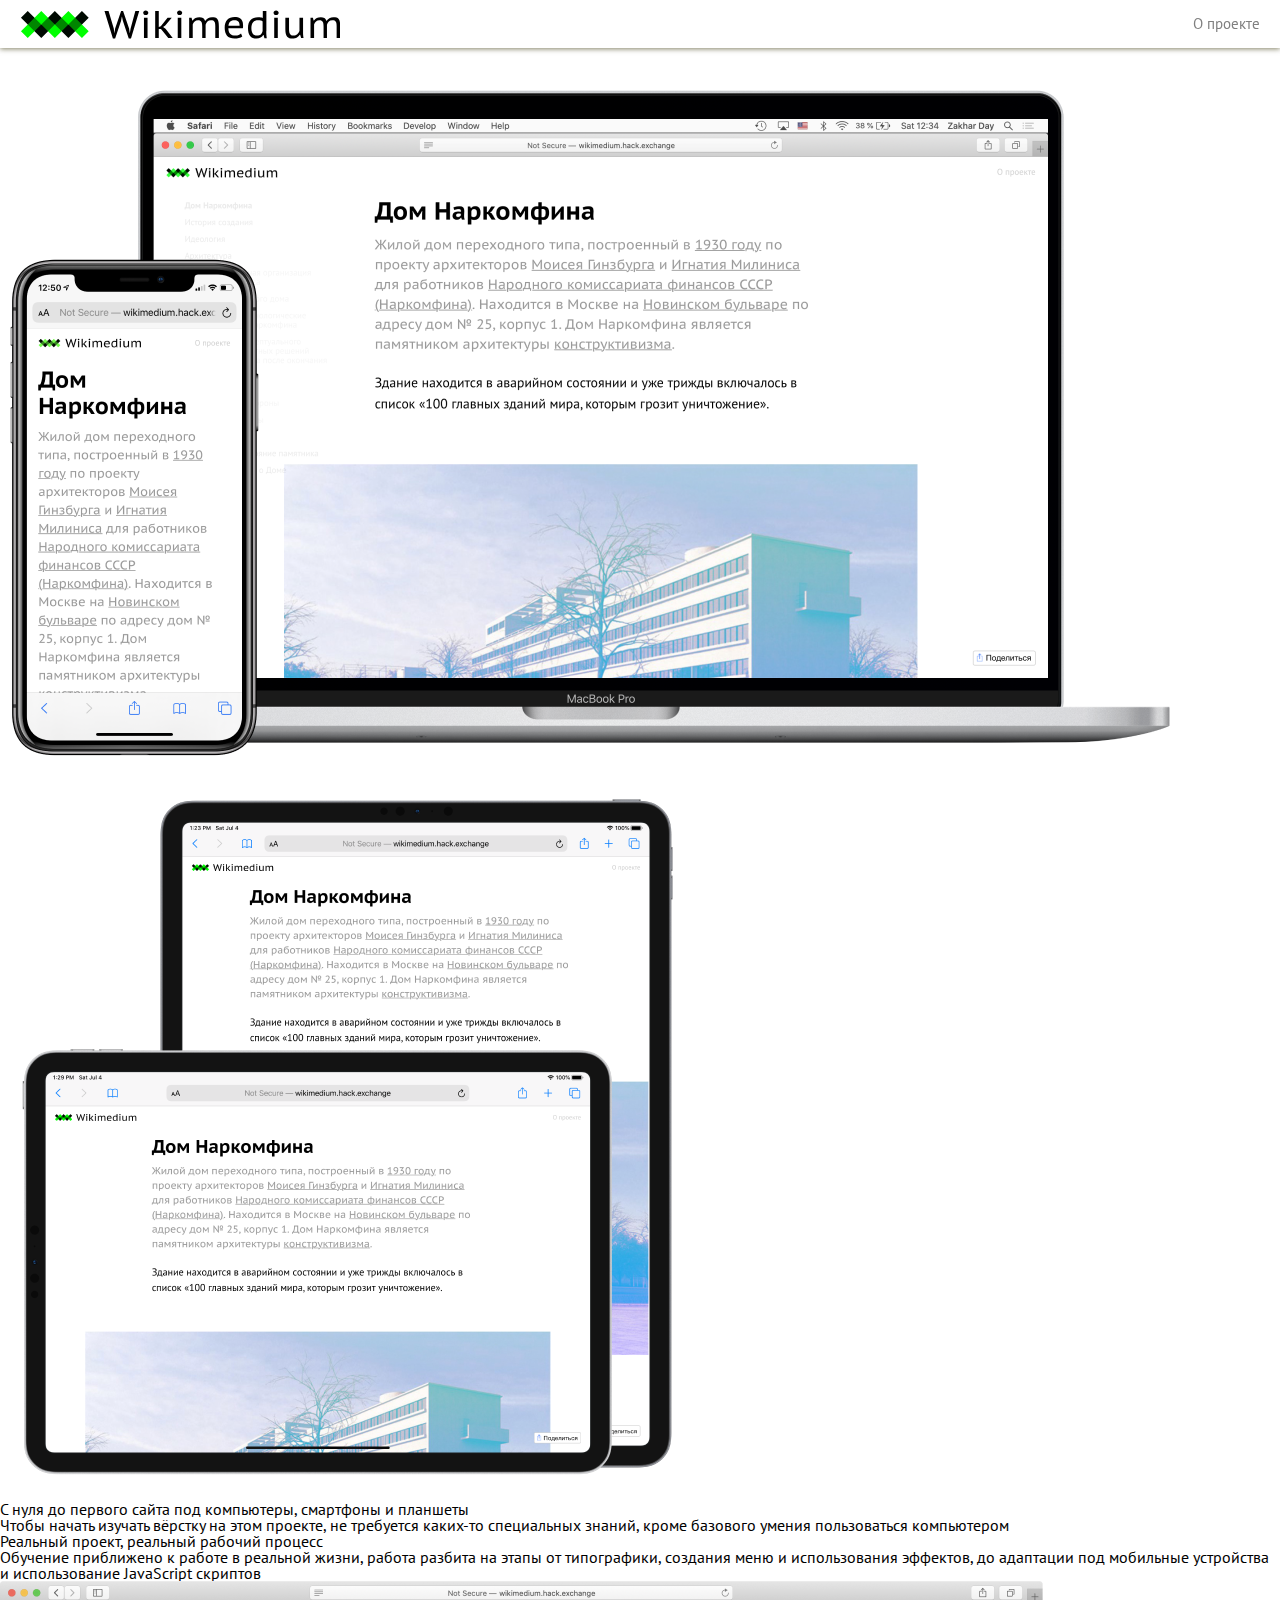
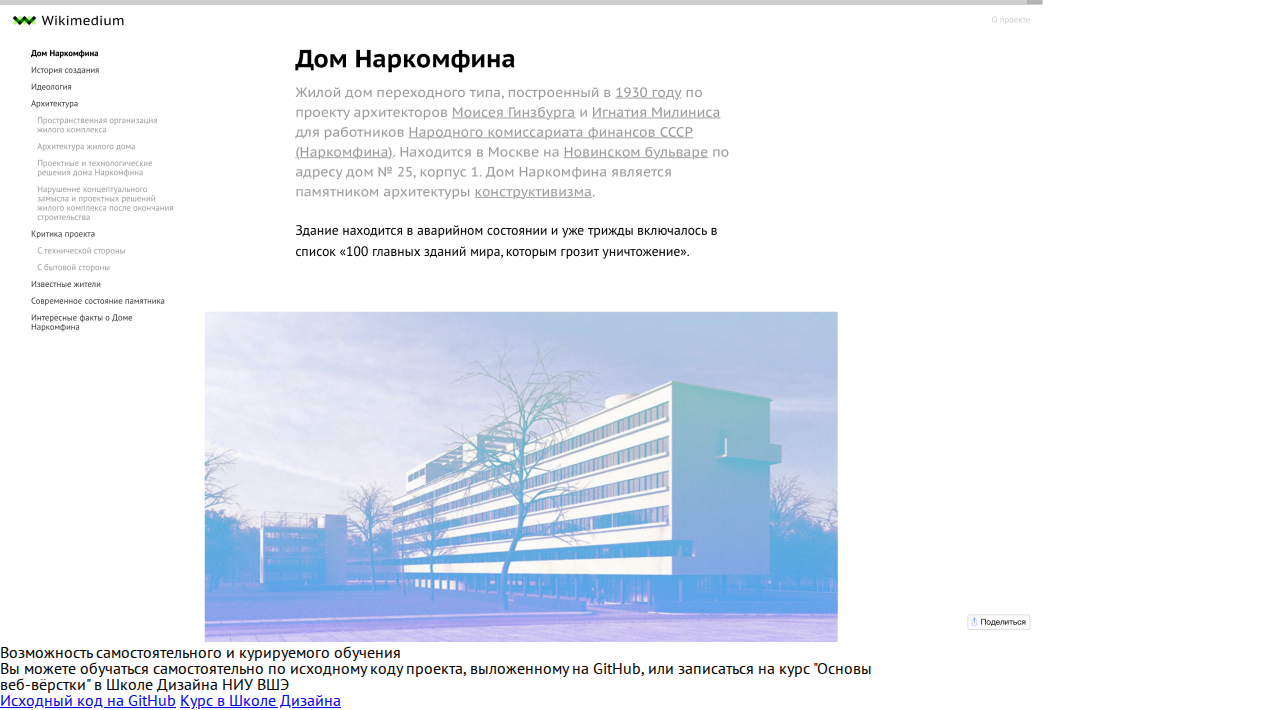
<file: about.html>
<!DOCTYPE html>
<html lang="en">
  <head>
    <meta charset="UTF-8" />
    <meta name="viewport" content="width=device-width, initial-scale=1.0" />
    <title>О проекте</title>
    <link rel="stylesheet" href="stylesheets/style.css" />

    <!-- фавиконка -->
    <link rel="icon" type="image/x-icon" href="images/favicon.ico" />
    <link rel="icon" type="image/png" href="images/favicon.png" />
  </head>
  <body class="about">
    <!-- верхнее меню -->
    <nav class="menubar">
      <a href="index.html">
        <div class="logo"></div>
      </a>
      <ul>
        <li><a href="about.html">О проекте</a></li>
      </ul>
    </nav>

    <!-- первая секция -->
    <section class="first-section">
      <div>
        <h1>Наглядный пример, чтобы&nbsp;учиться веб-вёрстке</h1>
        <p>
          Разработан для изучения основ веб-вёрстки, языка гипертекстовой
          разметки HTML и&nbsp;каскадных таблиц стилей CSS
        </p>
      </div>
      <div>
        <img
          src="images/about1.png"
          alt="мокап проект Дом Наркомфина на айфоне и на макбуке"
        />
      </div>
    </section>

    <!-- вторая секция -->
    <section class="second-section">
      <div>
        <img
          src="images/about2.png"
          alt="мокап проекта Дом Наркомфина на планшетах"
        />
      </div>
      <div>
        <h1>
          С нуля до первого сайта под&nbsp;компьютеры, смартфоны и&nbsp;планшеты
        </h1>
        <p>
          Чтобы начать изучать вёрстку на этом проекте, не&nbsp;требуется
          каких-то специальных знаний, кроме базового умения пользоваться
          компьютером
        </p>
      </div>
    </section>

    <!-- третья секция -->
    <section class="third-section">
      <div>
        <h1>Реальный проект, реальный рабочий процесс</h1>
        <p>
          Обучение приближено к работе в реальной жизни, работа разбита на этапы
          от типографики, создания меню и использования эффектов, до адаптации
          под&nbsp;мобильные устройства и использование JavaScript скриптов
        </p>
      </div>
      <div>
        <img src="images/about3.png" alt="проект Дом Наркосфина в браузере" />
      </div>
    </section>

    <!-- четвертая секция -->
    <section class="fourth-section">
      <h1>Возможность самостоятельного и курируемого обучения</h1>
      <p>
        Вы можете обучаться самостоятельно по исходному коду проекта,
        выложенному на GitHub, или записаться на курс "Основы <br />
        веб-вёрстки" в Школе Дизайна НИУ ВШЭ
      </p>
      <div>
        <a href="https://github.com/strhea-code/wikimedium"
          >Исходный код на GitHub</a
        >
        <a
          href="https://design.hse.ru/ba/online/programming#edu"
          class="black-button"
          >Курс в Школе Дизайна</a
        >
      </div>
    </section>
  </body>
</html>
</file>
<file: stylesheets/style.css>
@import 'reset.css';
@import url('https://fonts.googleapis.com/css?family=PT+Sans+Caption:400,700|PT+Sans:400,400i,700,700i&amp;subset=cyrillic');
@import 'layout.css';
@import 'sidebar.css';
@import 'content.css';
@import 'menubar.css';
</file>
